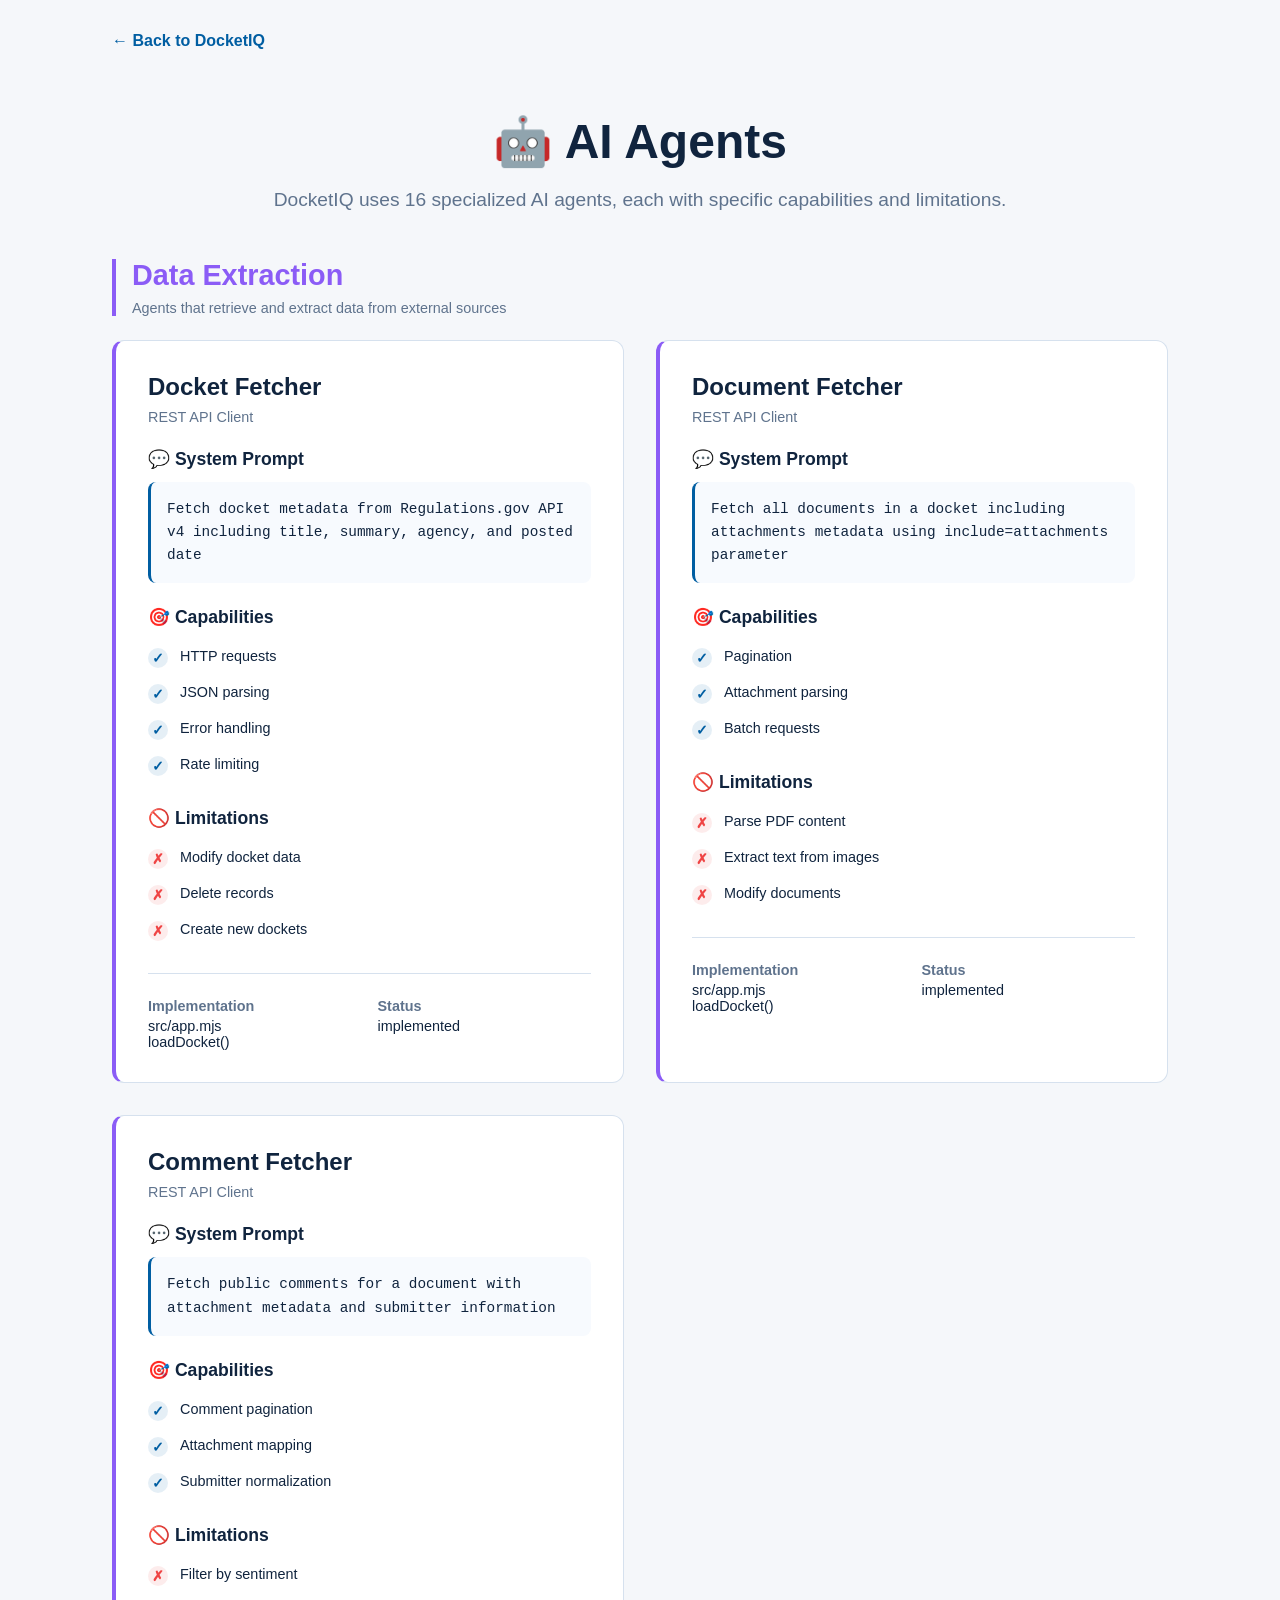
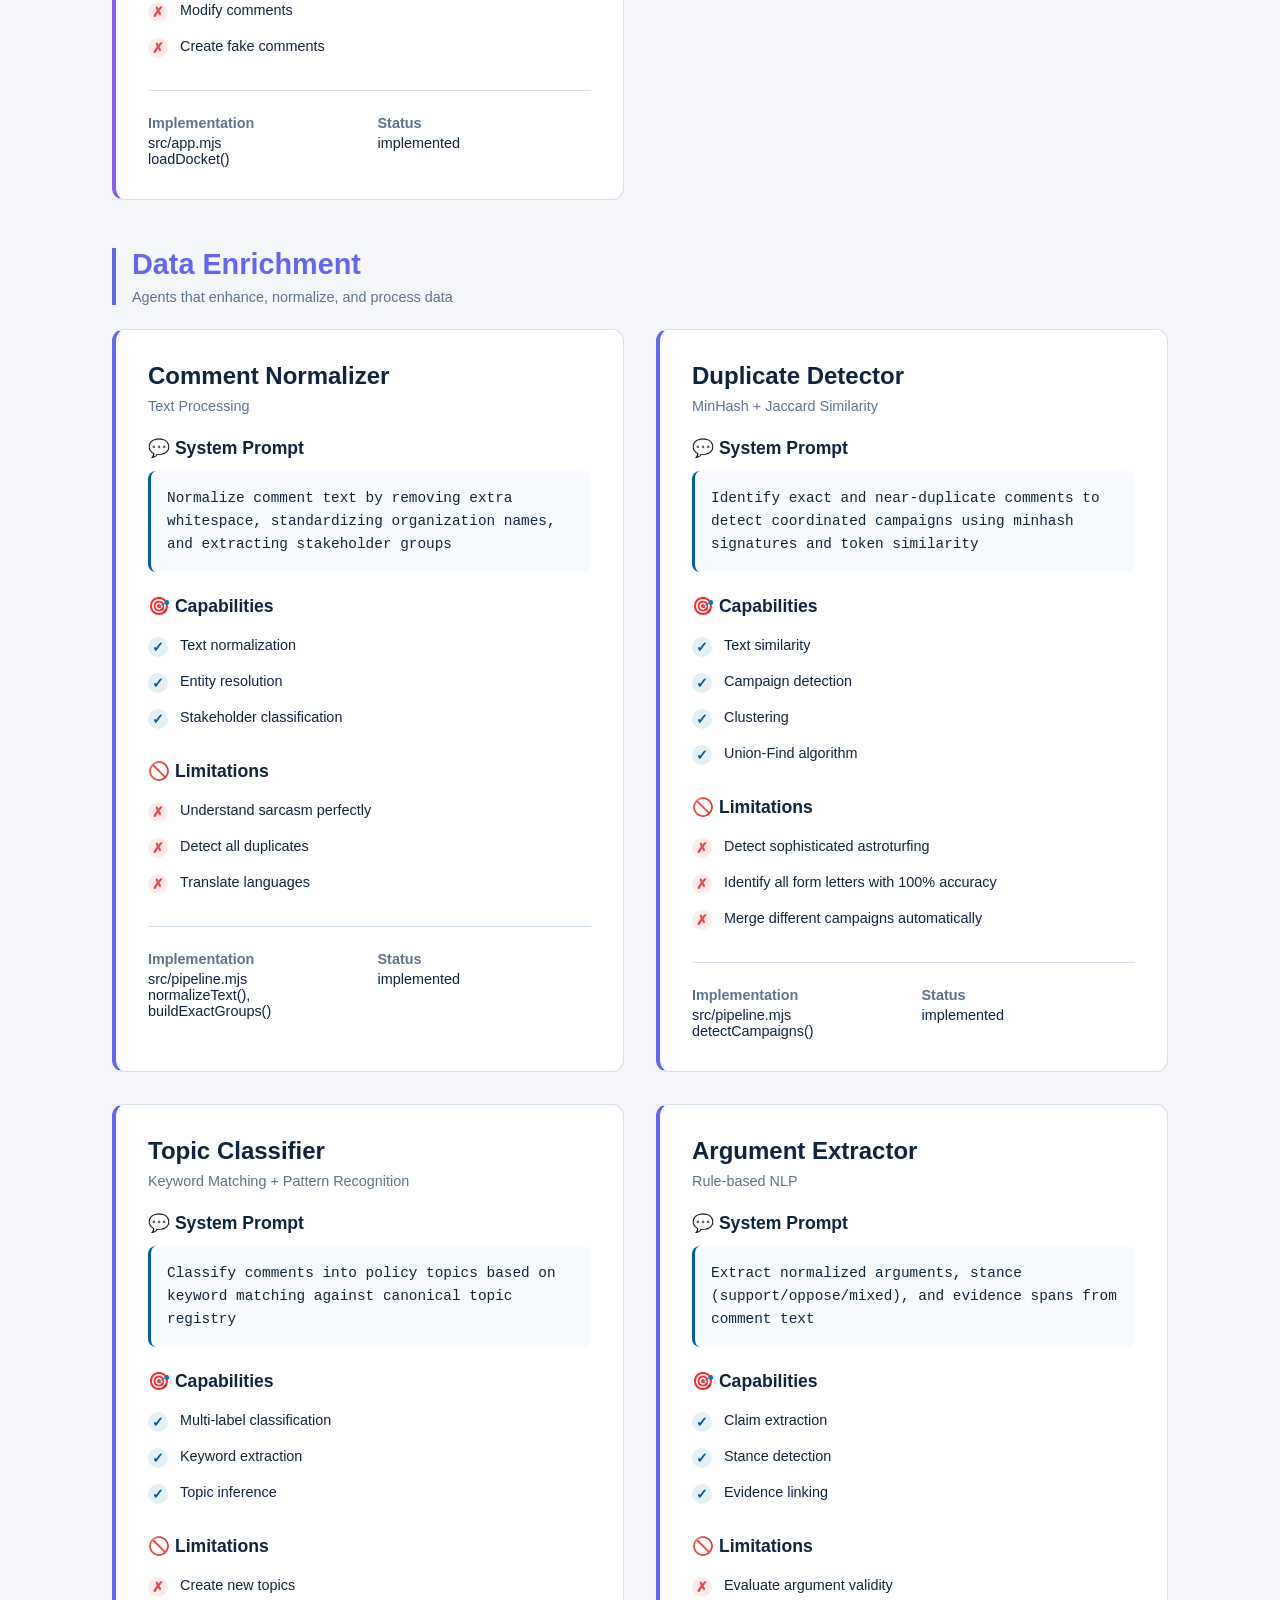
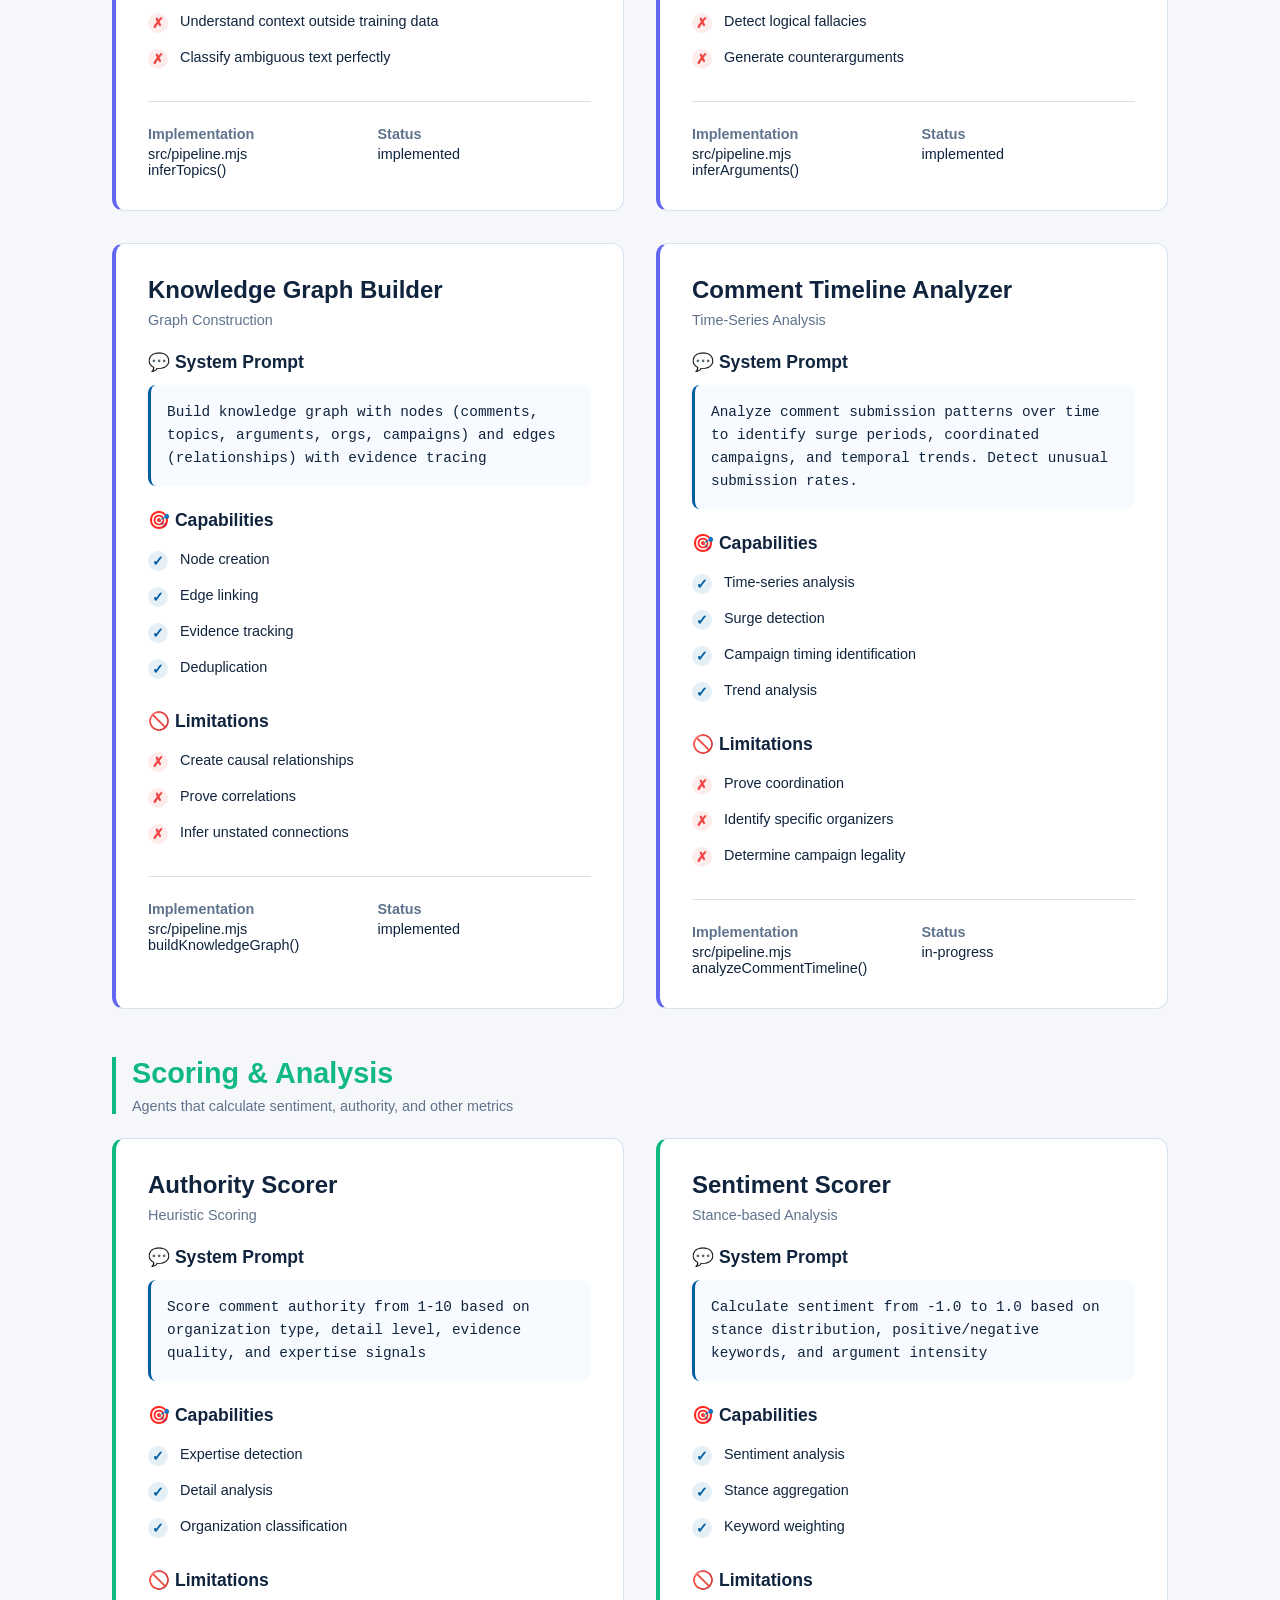
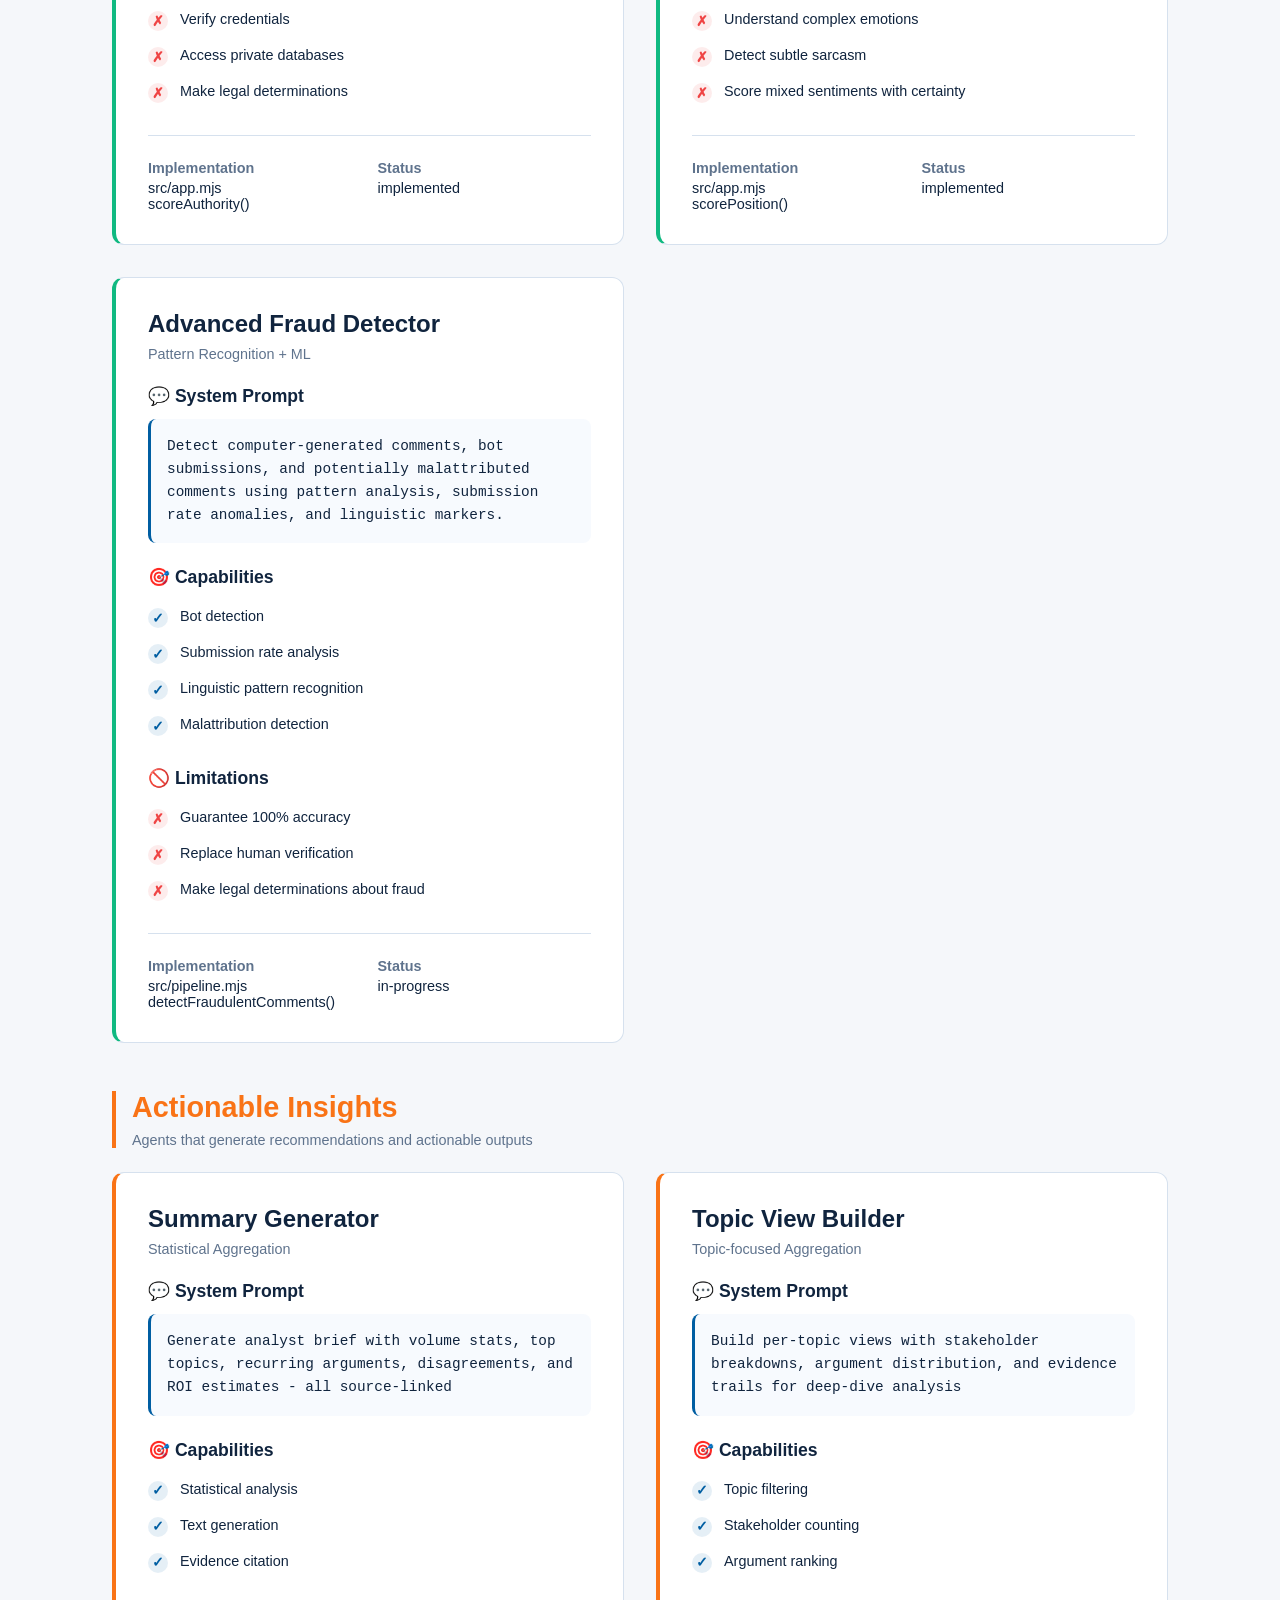
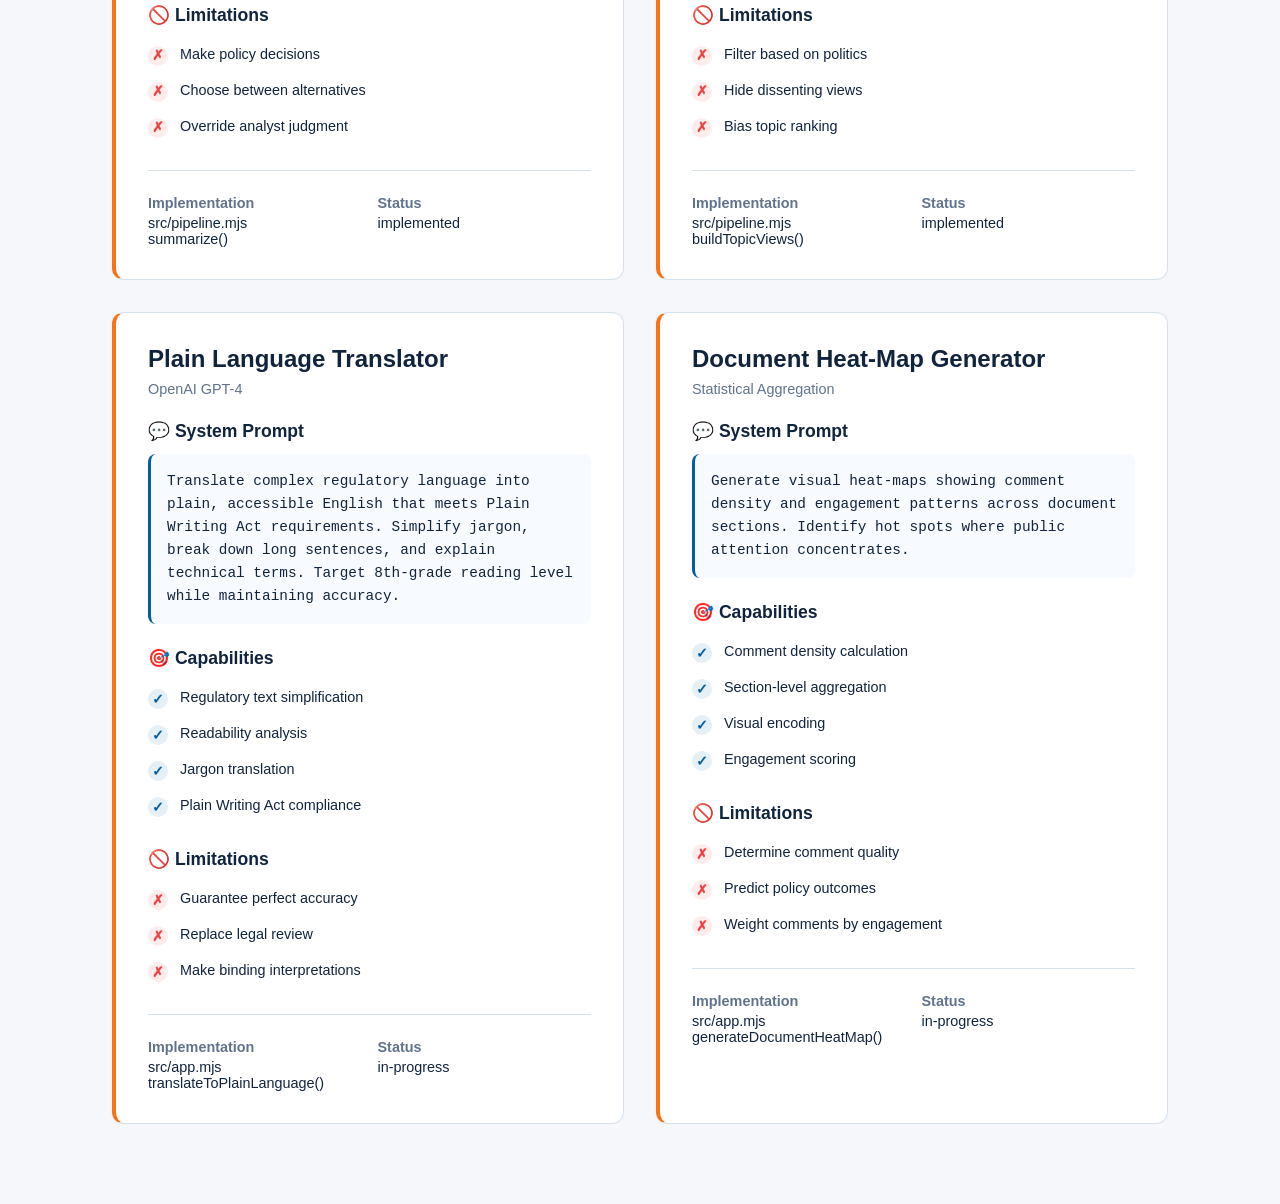
<file: agents.html>
<!DOCTYPE html>
<html lang="en">
<head>
  <meta charset="UTF-8">
  <meta name="viewport" content="width=device-width, initial-scale=1.0">
  <title>AI Agents - DocketIQ</title>
  <link rel="stylesheet" href="./src/styles.css">
  <style>
    .agents-page {
      max-width: 1400px;
      margin: 0 auto;
      padding: 2rem;
    }
    .page-header {
      text-align: center;
      margin-bottom: 3rem;
    }
    .page-header h1 {
      font-size: 3rem;
      margin-bottom: 1rem;
    }
    .page-header p {
      font-size: 1.2rem;
      color: var(--ink-soft);
    }
    .back-link {
      display: inline-block;
      margin-bottom: 2rem;
      color: var(--signal);
      text-decoration: none;
      font-weight: 600;
    }
    .back-link:hover {
      text-decoration: underline;
    }
    .agent-type-section {
      margin-bottom: 3rem;
    }
    .agent-type-header {
      border-left: 4px solid;
      padding-left: 1rem;
      margin-bottom: 1.5rem;
    }
    .agent-type-header h2 {
      margin: 0 0 0.5rem 0;
      font-size: 1.8rem;
    }
    .agent-cards-grid {
      display: grid;
      grid-template-columns: repeat(auto-fill, minmax(500px, 1fr));
      gap: 2rem;
      margin-bottom: 2rem;
    }
    .agent-card-full {
      background: var(--panel);
      border: 1px solid var(--line);
      border-left: 4px solid;
      border-radius: 0.75rem;
      padding: 2rem;
    }
    .agent-card-full h3 {
      margin: 0 0 0.5rem 0;
      font-size: 1.5rem;
    }
    .agent-card-full .agent-model {
      color: var(--ink-soft);
      font-size: 0.9rem;
      margin-bottom: 1.5rem;
    }
    .agent-section {
      margin: 1.5rem 0;
    }
    .agent-section h4 {
      margin: 0 0 0.75rem 0;
      font-size: 1.1rem;
      display: flex;
      align-items: center;
      gap: 0.5rem;
    }
    .agent-prompt {
      background: var(--panel-alt);
      padding: 1rem;
      border-radius: 0.5rem;
      font-family: var(--font-mono);
      font-size: 0.9rem;
      line-height: 1.6;
      border-left: 3px solid var(--signal);
    }
    .capability-list {
      list-style: none;
      padding: 0;
      margin: 0;
    }
    .capability-list li {
      padding: 0.5rem 0;
      display: flex;
      align-items: flex-start;
      gap: 0.75rem;
    }
    .capability-icon {
      flex-shrink: 0;
      width: 20px;
      height: 20px;
      display: inline-flex;
      align-items: center;
      justify-content: center;
      border-radius: 50%;
      font-weight: bold;
      font-size: 0.9rem;
    }
    .capability-can .capability-icon {
      background: var(--signal-soft);
      color: var(--signal);
    }
    .capability-cannot .capability-icon {
      background: rgba(239, 68, 68, 0.1);
      color: #ef4444;
    }
    .agent-meta {
      display: grid;
      grid-template-columns: repeat(auto-fit, minmax(200px, 1fr));
      gap: 1rem;
      margin-top: 1.5rem;
      padding-top: 1.5rem;
      border-top: 1px solid var(--line);
    }
    .agent-meta-item {
      font-size: 0.9rem;
    }
    .agent-meta-item strong {
      display: block;
      margin-bottom: 0.25rem;
      color: var(--ink-soft);
    }
  </style>
</head>
<body>
  <div class="app-shell">
    <div class="ambient ambient-a"></div>
    <div class="ambient ambient-b"></div>
    <main class="app-root agents-page">
      <a href="/" class="back-link">← Back to DocketIQ</a>

      <div class="page-header">
        <h1>🤖 AI Agents</h1>
        <p>DocketIQ uses <span id="agent-count">16</span> specialized AI agents, each with specific capabilities and limitations.</p>
      </div>

      <div id="agents-container">
        <p style="text-align: center; color: var(--ink-soft);">Loading agents...</p>
      </div>
    </main>
  </div>

  <script type="module">
    import { AGENT_REGISTRY, AGENT_TYPES, getAgentById } from './src/agents.mjs';

    function escapeHtml(text) {
      const div = document.createElement('div');
      div.textContent = text;
      return div.innerHTML;
    }

    function getAgentLimitations(agentId) {
      const limitations = {
        "docket-fetcher": ["Modify docket data", "Delete records", "Create new dockets"],
        "document-fetcher": ["Parse PDF content", "Extract text from images", "Modify documents"],
        "comment-fetcher": ["Filter by sentiment", "Modify comments", "Create fake comments"],
        "attachment-processor": ["Scan file contents", "Extract text from PDFs", "Virus scan files"],
        "comment-normalizer": ["Understand sarcasm perfectly", "Detect all duplicates", "Translate languages"],
        "duplicate-detector": ["Detect sophisticated astroturfing", "Identify all form letters with 100% accuracy", "Merge different campaigns automatically"],
        "topic-classifier": ["Create new topics", "Understand context outside training data", "Classify ambiguous text perfectly"],
        "argument-extractor": ["Evaluate argument validity", "Detect logical fallacies", "Generate counterarguments"],
        "entity-recognizer": ["Identify all entities with 100% accuracy", "Verify organization legitimacy", "Access private databases"],
        "sentiment-scorer": ["Understand complex emotions", "Detect subtle sarcasm", "Score mixed sentiments with certainty"],
        "authority-scorer": ["Verify credentials", "Access private databases", "Make legal determinations"],
        "graph-builder": ["Create causal relationships", "Prove correlations", "Infer unstated connections"],
        "summary-generator": ["Make policy decisions", "Choose between alternatives", "Override analyst judgment"],
        "topic-view-builder": ["Filter based on politics", "Hide dissenting views", "Bias topic ranking"],
        "recommendation-engine": ["Make final decisions", "Override human judgment", "Guarantee outcomes"],
        "plain-language-translator": ["Guarantee perfect accuracy", "Replace legal review", "Make binding interpretations"],
        "heatmap-generator": ["Determine comment quality", "Predict policy outcomes", "Weight comments by engagement"],
        "timeline-analyzer": ["Prove coordination", "Identify specific organizers", "Determine campaign legality"],
        "fraud-detector": ["Guarantee 100% accuracy", "Replace human verification", "Make legal determinations about fraud"],
      };
      return limitations[agentId] || ["Make autonomous decisions", "Access restricted data", "Override human oversight"];
    }

    function renderAgents() {
      const agentsByType = {};
      AGENT_REGISTRY.forEach(agent => {
        if (!agentsByType[agent.type]) {
          agentsByType[agent.type] = [];
        }
        agentsByType[agent.type].push(agent);
      });

      document.getElementById('agent-count').textContent = AGENT_REGISTRY.length;

      const html = Object.keys(AGENT_TYPES).map(typeKey => {
        const type = AGENT_TYPES[typeKey];
        const agents = agentsByType[typeKey] || [];
        if (agents.length === 0) return '';

        return `
          <div class="agent-type-section">
            <div class="agent-type-header" style="border-left-color: ${type.color}">
              <h2 style="color: ${type.color}">${type.label}</h2>
              <p>${type.description}</p>
            </div>
            <div class="agent-cards-grid">
              ${agents.map(agent => `
                <div class="agent-card-full" style="border-left-color: ${type.color}">
                  <h3>${escapeHtml(agent.name)}</h3>
                  <div class="agent-model">${escapeHtml(agent.model)}</div>

                  <div class="agent-section">
                    <h4>💬 System Prompt</h4>
                    <div class="agent-prompt">${escapeHtml(agent.prompt)}</div>
                  </div>

                  <div class="agent-section">
                    <h4>🎯 Capabilities</h4>
                    <ul class="capability-list capability-can">
                      ${agent.skills.map(skill => `
                        <li>
                          <span class="capability-icon">✓</span>
                          <span>${escapeHtml(skill)}</span>
                        </li>
                      `).join('')}
                    </ul>
                  </div>

                  <div class="agent-section">
                    <h4>🚫 Limitations</h4>
                    <ul class="capability-list capability-cannot">
                      ${getAgentLimitations(agent.id).map(limit => `
                        <li>
                          <span class="capability-icon">✗</span>
                          <span>${escapeHtml(limit)}</span>
                        </li>
                      `).join('')}
                    </ul>
                  </div>

                  ${agent.implementation ? `
                    <div class="agent-meta">
                      <div class="agent-meta-item">
                        <strong>Implementation</strong>
                        <div>${escapeHtml(agent.implementation.file)}</div>
                        <div>${escapeHtml(agent.implementation.function)}</div>
                      </div>
                      <div class="agent-meta-item">
                        <strong>Status</strong>
                        <div>${escapeHtml(agent.implementation.status)}</div>
                      </div>
                    </div>
                  ` : ''}
                </div>
              `).join('')}
            </div>
          </div>
        `;
      }).join('');

      document.getElementById('agents-container').innerHTML = html;
    }

    // Render on load
    renderAgents();
  </script>
</body>
</html>
</file>
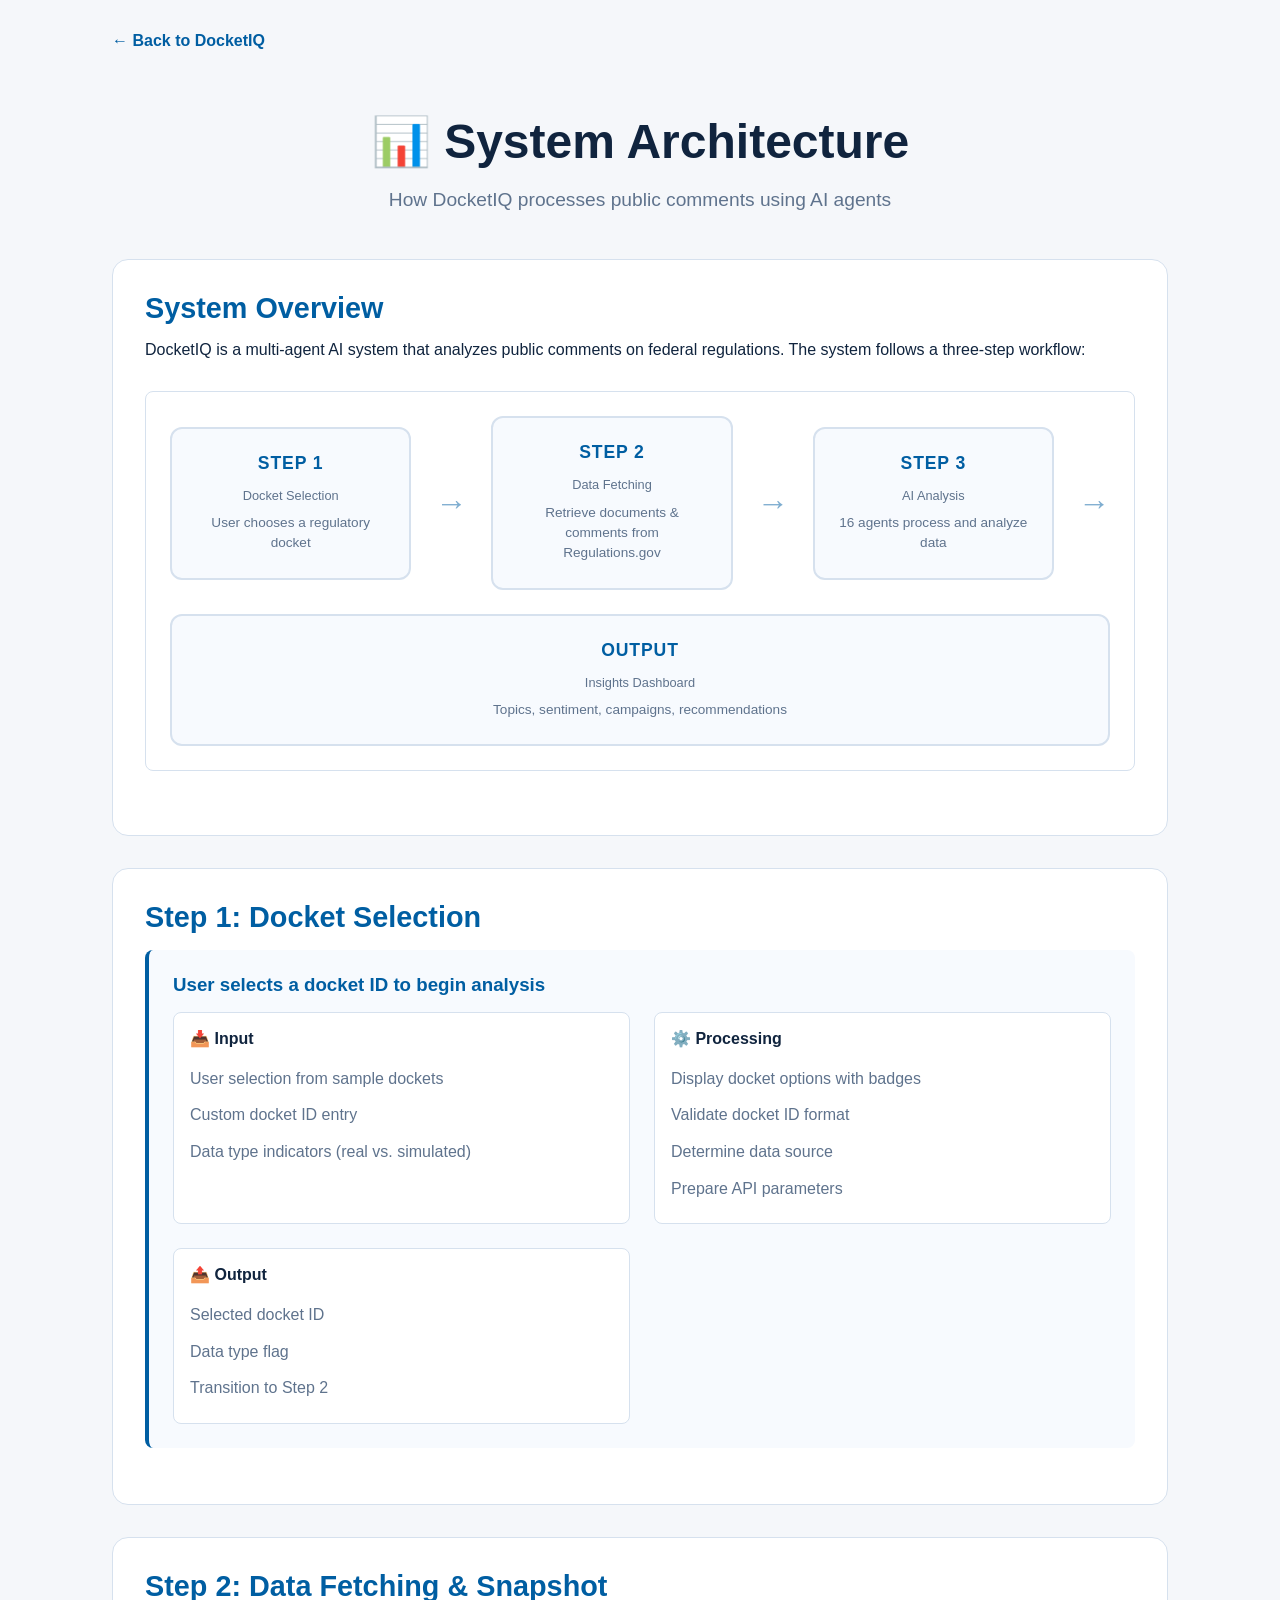
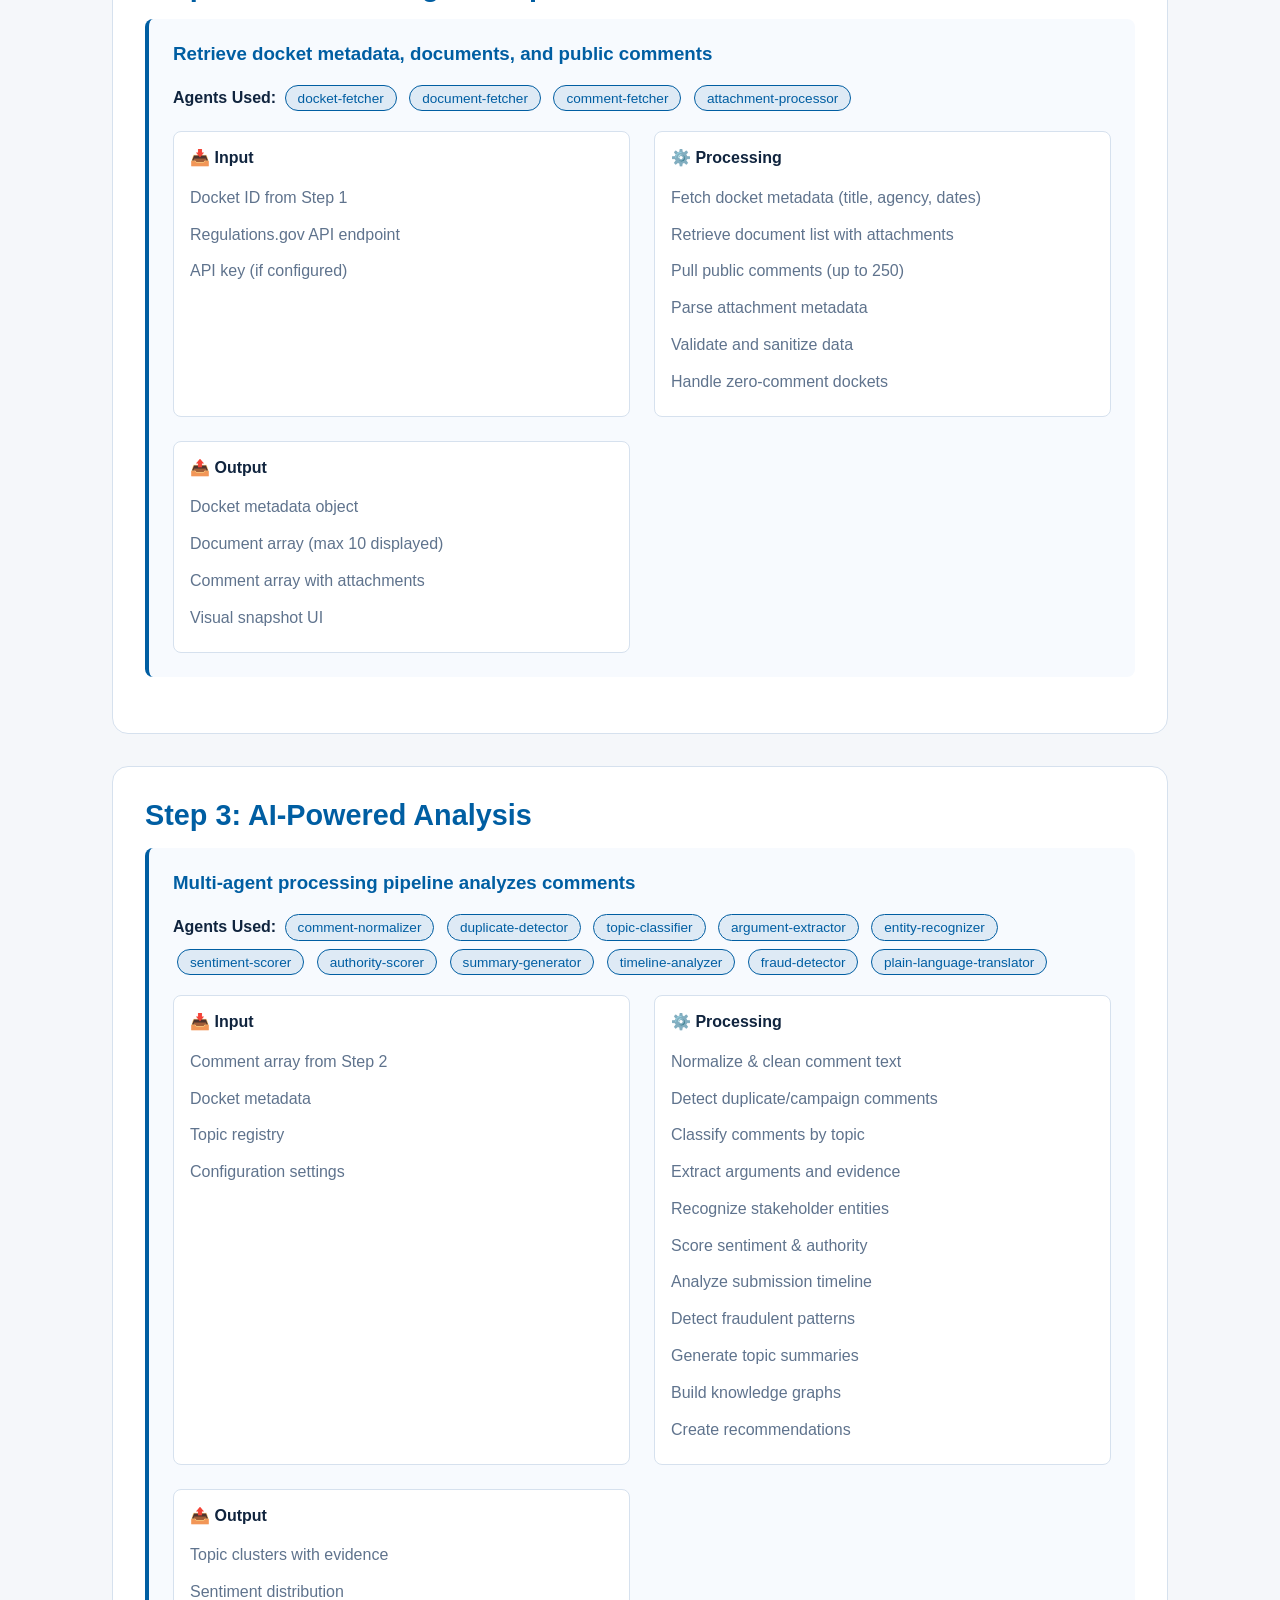
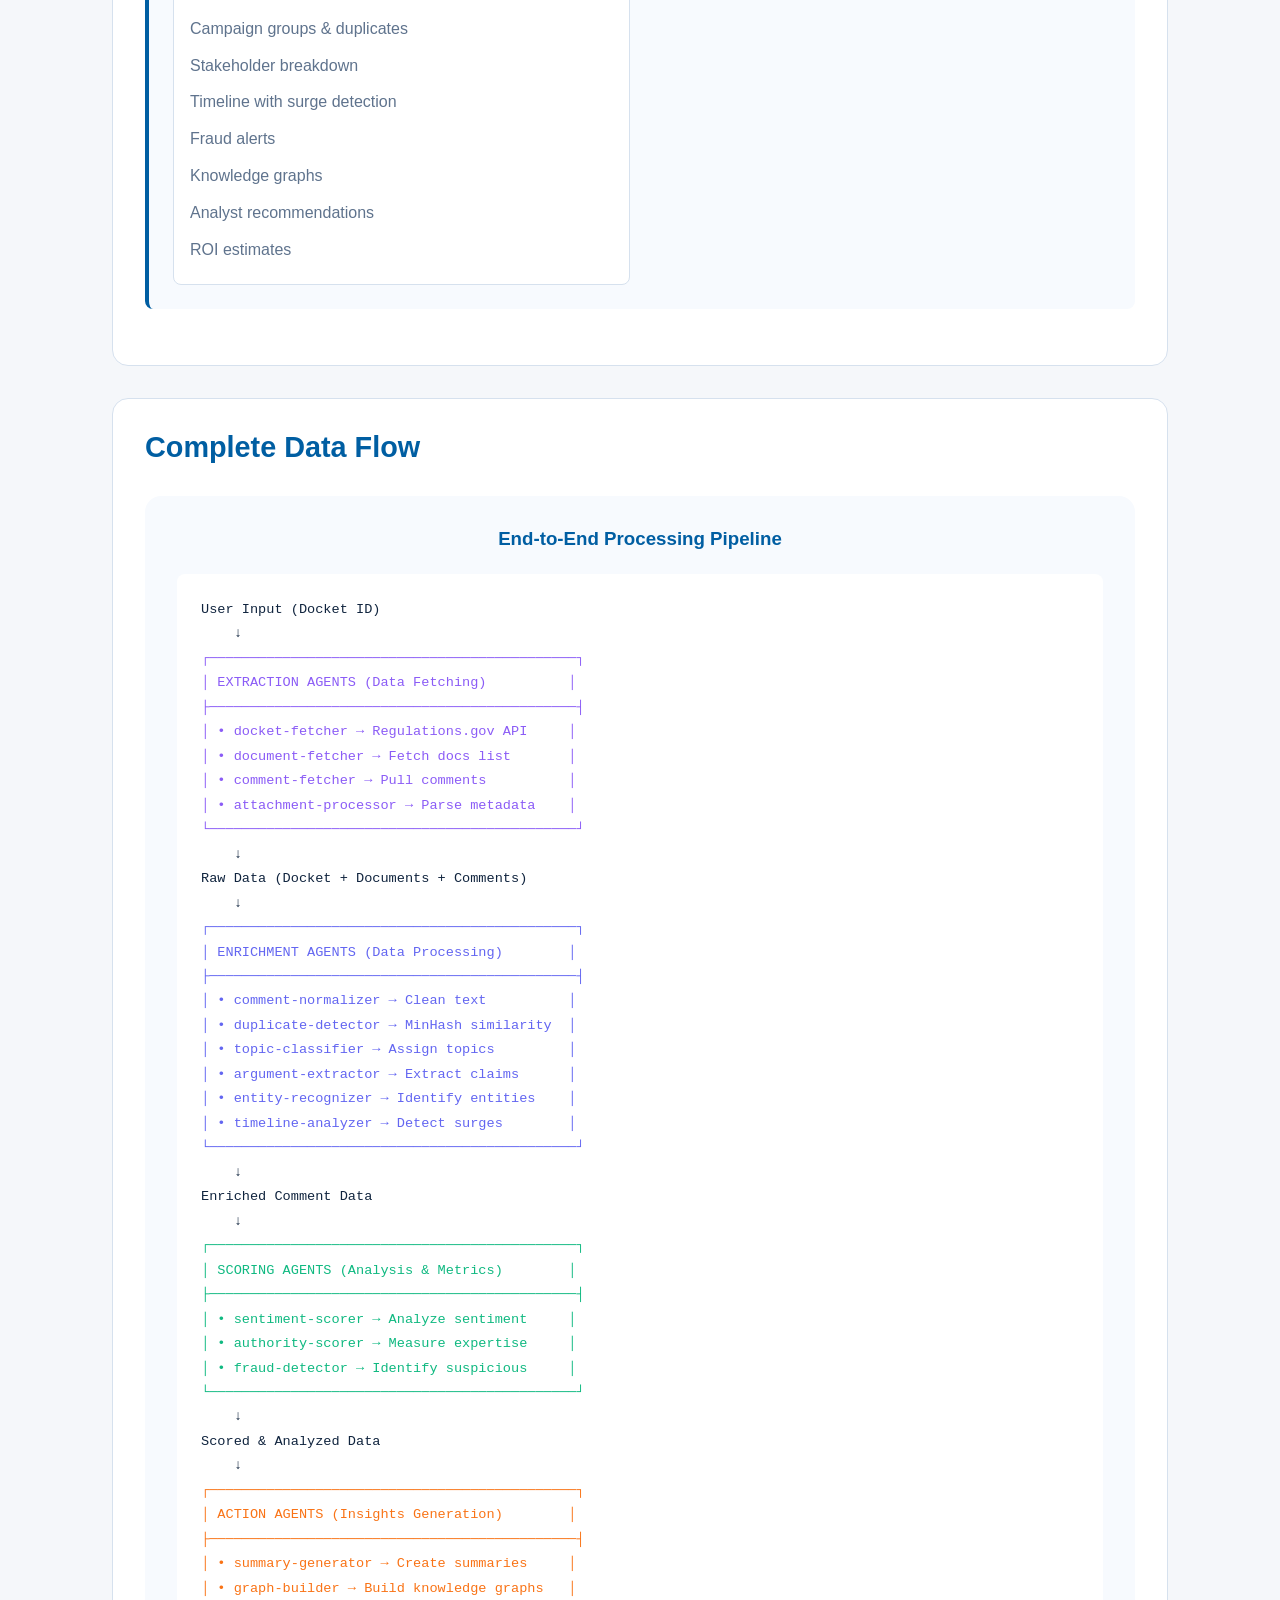
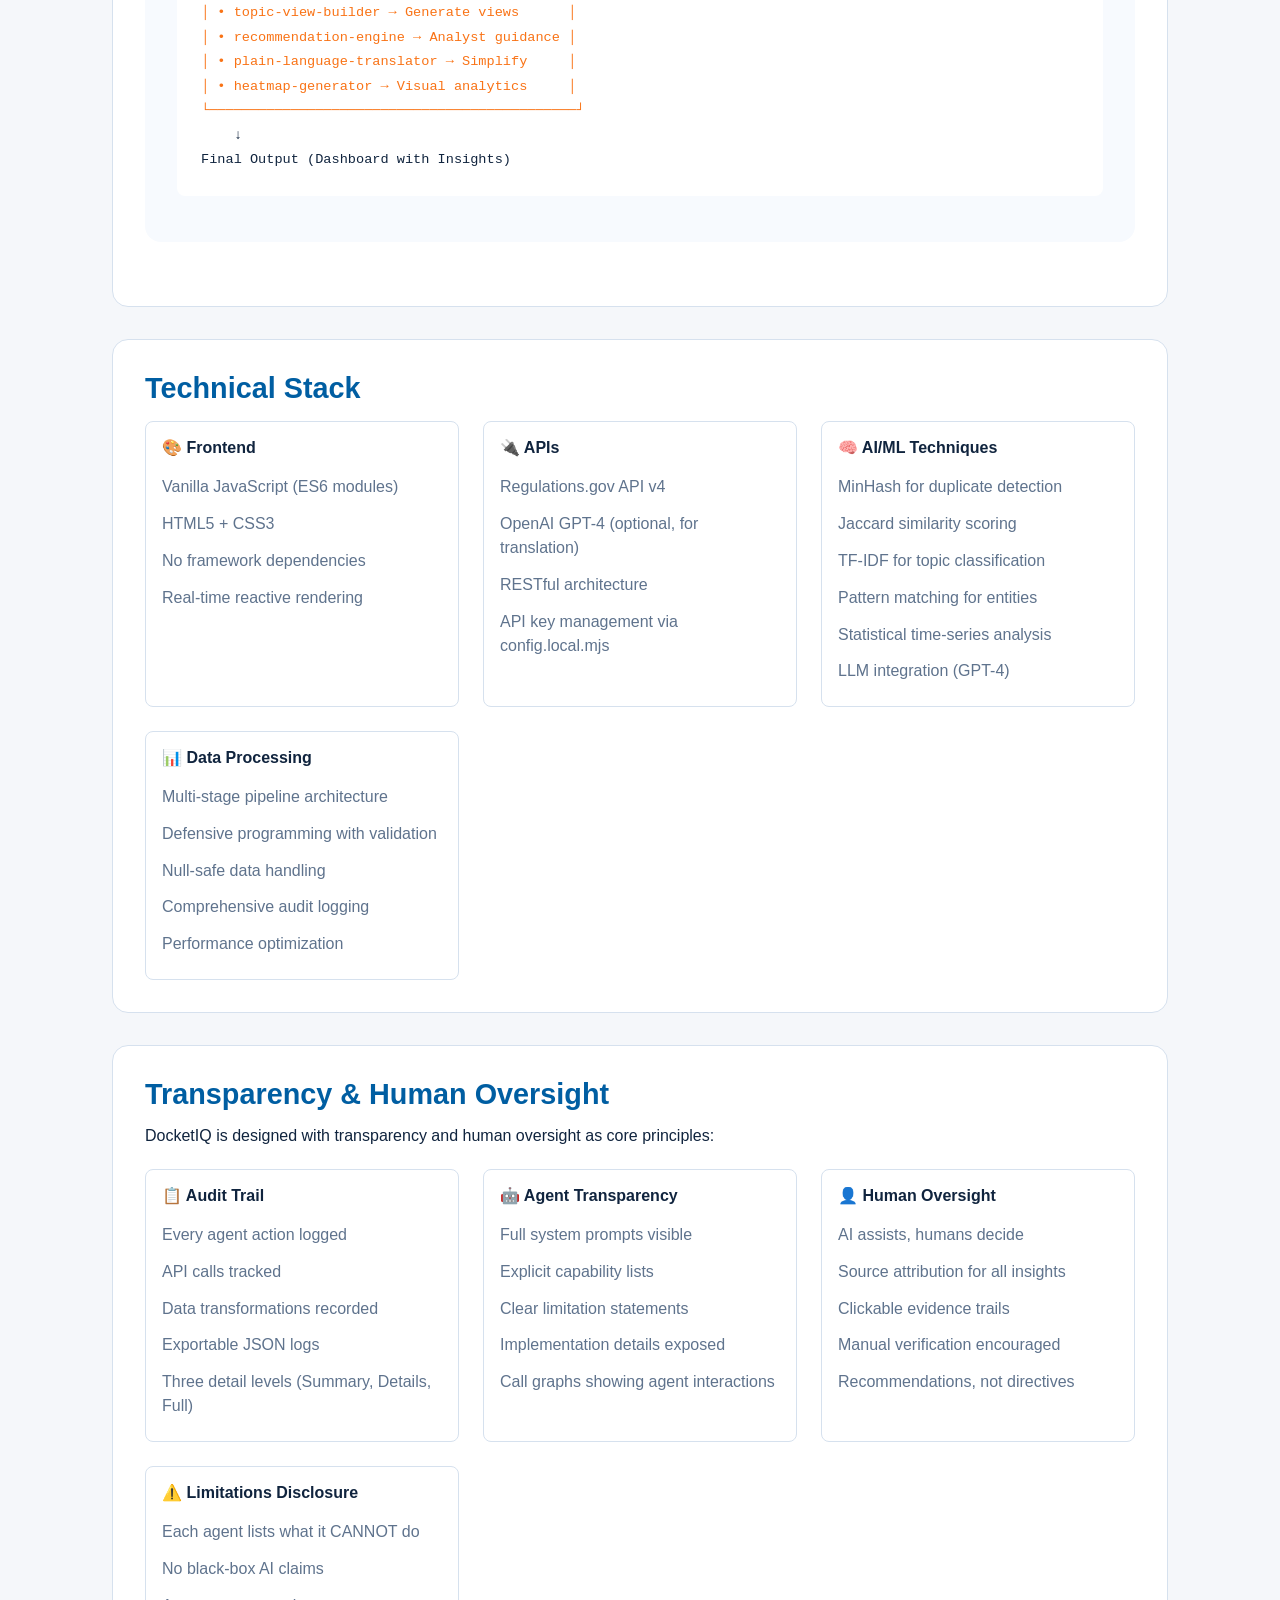
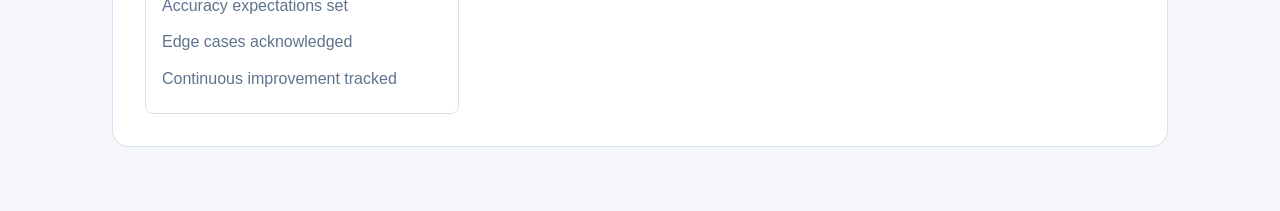
<file: architecture.html>
<!DOCTYPE html>
<html lang="en">
<head>
  <meta charset="UTF-8">
  <meta name="viewport" content="width=device-width, initial-scale=1.0">
  <title>System Architecture - DocketIQ</title>
  <link rel="stylesheet" href="./src/styles.css">
  <style>
    .architecture-page {
      max-width: 1400px;
      margin: 0 auto;
      padding: 2rem;
    }
    .page-header {
      text-align: center;
      margin-bottom: 3rem;
    }
    .page-header h1 {
      font-size: 3rem;
      margin-bottom: 1rem;
    }
    .page-header p {
      font-size: 1.2rem;
      color: var(--ink-soft);
    }
    .back-link {
      display: inline-block;
      margin-bottom: 2rem;
      color: var(--signal);
      text-decoration: none;
      font-weight: 600;
    }
    .back-link:hover {
      text-decoration: underline;
    }
    .architecture-section {
      background: var(--panel);
      border: 1px solid var(--line);
      border-radius: 1rem;
      padding: 2rem;
      margin-bottom: 2rem;
    }
    .architecture-section h2 {
      margin: 0 0 1rem 0;
      color: var(--signal);
      font-size: 1.8rem;
    }
    .flow-diagram {
      display: flex;
      align-items: center;
      justify-content: center;
      gap: 1.5rem;
      margin: 2rem 0;
      flex-wrap: wrap;
    }
    .flow-box {
      background: var(--panel-alt);
      border: 2px solid var(--line);
      border-radius: 0.75rem;
      padding: 1.5rem;
      min-width: 200px;
      text-align: center;
    }
    .flow-box strong {
      display: block;
      margin-bottom: 0.75rem;
      color: var(--signal);
      font-size: 1.1rem;
    }
    .flow-arrow {
      font-size: 2rem;
      color: var(--signal);
      font-weight: bold;
    }
    .step-card {
      background: var(--panel-alt);
      border-left: 4px solid var(--signal);
      padding: 1.5rem;
      margin-bottom: 1.5rem;
      border-radius: 0.5rem;
    }
    .step-card h3 {
      margin: 0 0 1rem 0;
      color: var(--signal);
    }
    .step-details {
      display: grid;
      grid-template-columns: repeat(auto-fit, minmax(300px, 1fr));
      gap: 1.5rem;
      margin-top: 1rem;
    }
    .step-detail-box {
      background: var(--panel);
      padding: 1rem;
      border-radius: 0.5rem;
      border: 1px solid var(--line);
    }
    .step-detail-box h4 {
      margin: 0 0 0.75rem 0;
      font-size: 1rem;
      display: flex;
      align-items: center;
      gap: 0.5rem;
    }
    .step-detail-box ul {
      list-style: none;
      padding: 0;
      margin: 0;
    }
    .step-detail-box li {
      padding: 0.4rem 0;
      color: var(--ink-soft);
      line-height: 1.5;
    }
    .agent-badge {
      display: inline-block;
      padding: 0.3rem 0.75rem;
      background: var(--signal-soft);
      color: var(--signal);
      border-radius: 1rem;
      font-size: 0.85rem;
      margin: 0.25rem;
      border: 1px solid var(--signal);
    }
    .data-flow-full {
      background: var(--panel-alt);
      padding: 2rem;
      border-radius: 1rem;
      margin: 2rem 0;
    }
    .data-flow-full h3 {
      margin: 0 0 1.5rem 0;
      text-align: center;
      color: var(--signal);
    }
  </style>
</head>
<body>
  <div class="app-shell">
    <div class="ambient ambient-a"></div>
    <div class="ambient ambient-b"></div>
    <main class="app-root architecture-page">
      <a href="/" class="back-link">← Back to DocketIQ</a>

      <div class="page-header">
        <h1>📊 System Architecture</h1>
        <p>How DocketIQ processes public comments using AI agents</p>
      </div>

      <!-- High-Level Overview -->
      <div class="architecture-section">
        <h2>System Overview</h2>
        <p>DocketIQ is a multi-agent AI system that analyzes public comments on federal regulations. The system follows a three-step workflow:</p>

        <div class="flow-diagram">
          <div class="flow-box">
            <strong>Step 1</strong>
            <div>Docket Selection</div>
            <div style="font-size: 0.85rem; color: var(--ink-soft); margin-top: 0.5rem;">User chooses a regulatory docket</div>
          </div>
          <div class="flow-arrow">→</div>
          <div class="flow-box">
            <strong>Step 2</strong>
            <div>Data Fetching</div>
            <div style="font-size: 0.85rem; color: var(--ink-soft); margin-top: 0.5rem;">Retrieve documents & comments from Regulations.gov</div>
          </div>
          <div class="flow-arrow">→</div>
          <div class="flow-box">
            <strong>Step 3</strong>
            <div>AI Analysis</div>
            <div style="font-size: 0.85rem; color: var(--ink-soft); margin-top: 0.5rem;">16 agents process and analyze data</div>
          </div>
          <div class="flow-arrow">→</div>
          <div class="flow-box">
            <strong>Output</strong>
            <div>Insights Dashboard</div>
            <div style="font-size: 0.85rem; color: var(--ink-soft); margin-top: 0.5rem;">Topics, sentiment, campaigns, recommendations</div>
          </div>
        </div>
      </div>

      <!-- Step 1: Docket Selection -->
      <div class="architecture-section">
        <h2>Step 1: Docket Selection</h2>
        <div class="step-card">
          <h3>User selects a docket ID to begin analysis</h3>
          <div class="step-details">
            <div class="step-detail-box">
              <h4>📥 Input</h4>
              <ul>
                <li>User selection from sample dockets</li>
                <li>Custom docket ID entry</li>
                <li>Data type indicators (real vs. simulated)</li>
              </ul>
            </div>
            <div class="step-detail-box">
              <h4>⚙️ Processing</h4>
              <ul>
                <li>Display docket options with badges</li>
                <li>Validate docket ID format</li>
                <li>Determine data source</li>
                <li>Prepare API parameters</li>
              </ul>
            </div>
            <div class="step-detail-box">
              <h4>📤 Output</h4>
              <ul>
                <li>Selected docket ID</li>
                <li>Data type flag</li>
                <li>Transition to Step 2</li>
              </ul>
            </div>
          </div>
        </div>
      </div>

      <!-- Step 2: Data Fetching -->
      <div class="architecture-section">
        <h2>Step 2: Data Fetching & Snapshot</h2>
        <div class="step-card">
          <h3>Retrieve docket metadata, documents, and public comments</h3>

          <div style="margin: 1rem 0;">
            <strong>Agents Used:</strong>
            <span class="agent-badge">docket-fetcher</span>
            <span class="agent-badge">document-fetcher</span>
            <span class="agent-badge">comment-fetcher</span>
            <span class="agent-badge">attachment-processor</span>
          </div>

          <div class="step-details">
            <div class="step-detail-box">
              <h4>📥 Input</h4>
              <ul>
                <li>Docket ID from Step 1</li>
                <li>Regulations.gov API endpoint</li>
                <li>API key (if configured)</li>
              </ul>
            </div>
            <div class="step-detail-box">
              <h4>⚙️ Processing</h4>
              <ul>
                <li>Fetch docket metadata (title, agency, dates)</li>
                <li>Retrieve document list with attachments</li>
                <li>Pull public comments (up to 250)</li>
                <li>Parse attachment metadata</li>
                <li>Validate and sanitize data</li>
                <li>Handle zero-comment dockets</li>
              </ul>
            </div>
            <div class="step-detail-box">
              <h4>📤 Output</h4>
              <ul>
                <li>Docket metadata object</li>
                <li>Document array (max 10 displayed)</li>
                <li>Comment array with attachments</li>
                <li>Visual snapshot UI</li>
              </ul>
            </div>
          </div>
        </div>
      </div>

      <!-- Step 3: AI Analysis -->
      <div class="architecture-section">
        <h2>Step 3: AI-Powered Analysis</h2>
        <div class="step-card">
          <h3>Multi-agent processing pipeline analyzes comments</h3>

          <div style="margin: 1rem 0;">
            <strong>Agents Used:</strong>
            <span class="agent-badge">comment-normalizer</span>
            <span class="agent-badge">duplicate-detector</span>
            <span class="agent-badge">topic-classifier</span>
            <span class="agent-badge">argument-extractor</span>
            <span class="agent-badge">entity-recognizer</span>
            <span class="agent-badge">sentiment-scorer</span>
            <span class="agent-badge">authority-scorer</span>
            <span class="agent-badge">summary-generator</span>
            <span class="agent-badge">timeline-analyzer</span>
            <span class="agent-badge">fraud-detector</span>
            <span class="agent-badge">plain-language-translator</span>
          </div>

          <div class="step-details">
            <div class="step-detail-box">
              <h4>📥 Input</h4>
              <ul>
                <li>Comment array from Step 2</li>
                <li>Docket metadata</li>
                <li>Topic registry</li>
                <li>Configuration settings</li>
              </ul>
            </div>
            <div class="step-detail-box">
              <h4>⚙️ Processing</h4>
              <ul>
                <li>Normalize & clean comment text</li>
                <li>Detect duplicate/campaign comments</li>
                <li>Classify comments by topic</li>
                <li>Extract arguments and evidence</li>
                <li>Recognize stakeholder entities</li>
                <li>Score sentiment & authority</li>
                <li>Analyze submission timeline</li>
                <li>Detect fraudulent patterns</li>
                <li>Generate topic summaries</li>
                <li>Build knowledge graphs</li>
                <li>Create recommendations</li>
              </ul>
            </div>
            <div class="step-detail-box">
              <h4>📤 Output</h4>
              <ul>
                <li>Topic clusters with evidence</li>
                <li>Sentiment distribution</li>
                <li>Campaign groups & duplicates</li>
                <li>Stakeholder breakdown</li>
                <li>Timeline with surge detection</li>
                <li>Fraud alerts</li>
                <li>Knowledge graphs</li>
                <li>Analyst recommendations</li>
                <li>ROI estimates</li>
              </ul>
            </div>
          </div>
        </div>
      </div>

      <!-- Data Flow Diagram -->
      <div class="architecture-section">
        <h2>Complete Data Flow</h2>
        <div class="data-flow-full">
          <h3>End-to-End Processing Pipeline</h3>
          <pre style="background: var(--panel); padding: 1.5rem; border-radius: 0.5rem; overflow-x: auto; font-size: 0.85rem; line-height: 1.8;">
User Input (Docket ID)
    ↓
<span style="color: #8b5cf6;">┌─────────────────────────────────────────────┐</span>
<span style="color: #8b5cf6;">│ EXTRACTION AGENTS (Data Fetching)          │</span>
<span style="color: #8b5cf6;">├─────────────────────────────────────────────┤</span>
<span style="color: #8b5cf6;">│ • docket-fetcher → Regulations.gov API     │</span>
<span style="color: #8b5cf6;">│ • document-fetcher → Fetch docs list       │</span>
<span style="color: #8b5cf6;">│ • comment-fetcher → Pull comments          │</span>
<span style="color: #8b5cf6;">│ • attachment-processor → Parse metadata    │</span>
<span style="color: #8b5cf6;">└─────────────────────────────────────────────┘</span>
    ↓
Raw Data (Docket + Documents + Comments)
    ↓
<span style="color: #6366f1;">┌─────────────────────────────────────────────┐</span>
<span style="color: #6366f1;">│ ENRICHMENT AGENTS (Data Processing)        │</span>
<span style="color: #6366f1;">├─────────────────────────────────────────────┤</span>
<span style="color: #6366f1;">│ • comment-normalizer → Clean text          │</span>
<span style="color: #6366f1;">│ • duplicate-detector → MinHash similarity  │</span>
<span style="color: #6366f1;">│ • topic-classifier → Assign topics         │</span>
<span style="color: #6366f1;">│ • argument-extractor → Extract claims      │</span>
<span style="color: #6366f1;">│ • entity-recognizer → Identify entities    │</span>
<span style="color: #6366f1;">│ • timeline-analyzer → Detect surges        │</span>
<span style="color: #6366f1;">└─────────────────────────────────────────────┘</span>
    ↓
Enriched Comment Data
    ↓
<span style="color: #10b981;">┌─────────────────────────────────────────────┐</span>
<span style="color: #10b981;">│ SCORING AGENTS (Analysis & Metrics)        │</span>
<span style="color: #10b981;">├─────────────────────────────────────────────┤</span>
<span style="color: #10b981;">│ • sentiment-scorer → Analyze sentiment     │</span>
<span style="color: #10b981;">│ • authority-scorer → Measure expertise     │</span>
<span style="color: #10b981;">│ • fraud-detector → Identify suspicious     │</span>
<span style="color: #10b981;">└─────────────────────────────────────────────┘</span>
    ↓
Scored & Analyzed Data
    ↓
<span style="color: #f97316;">┌─────────────────────────────────────────────┐</span>
<span style="color: #f97316;">│ ACTION AGENTS (Insights Generation)        │</span>
<span style="color: #f97316;">├─────────────────────────────────────────────┤</span>
<span style="color: #f97316;">│ • summary-generator → Create summaries     │</span>
<span style="color: #f97316;">│ • graph-builder → Build knowledge graphs   │</span>
<span style="color: #f97316;">│ • topic-view-builder → Generate views      │</span>
<span style="color: #f97316;">│ • recommendation-engine → Analyst guidance │</span>
<span style="color: #f97316;">│ • plain-language-translator → Simplify     │</span>
<span style="color: #f97316;">│ • heatmap-generator → Visual analytics     │</span>
<span style="color: #f97316;">└─────────────────────────────────────────────┘</span>
    ↓
Final Output (Dashboard with Insights)</pre>
        </div>
      </div>

      <!-- Technical Stack -->
      <div class="architecture-section">
        <h2>Technical Stack</h2>
        <div class="step-details">
          <div class="step-detail-box">
            <h4>🎨 Frontend</h4>
            <ul>
              <li>Vanilla JavaScript (ES6 modules)</li>
              <li>HTML5 + CSS3</li>
              <li>No framework dependencies</li>
              <li>Real-time reactive rendering</li>
            </ul>
          </div>
          <div class="step-detail-box">
            <h4>🔌 APIs</h4>
            <ul>
              <li>Regulations.gov API v4</li>
              <li>OpenAI GPT-4 (optional, for translation)</li>
              <li>RESTful architecture</li>
              <li>API key management via config.local.mjs</li>
            </ul>
          </div>
          <div class="step-detail-box">
            <h4>🧠 AI/ML Techniques</h4>
            <ul>
              <li>MinHash for duplicate detection</li>
              <li>Jaccard similarity scoring</li>
              <li>TF-IDF for topic classification</li>
              <li>Pattern matching for entities</li>
              <li>Statistical time-series analysis</li>
              <li>LLM integration (GPT-4)</li>
            </ul>
          </div>
          <div class="step-detail-box">
            <h4>📊 Data Processing</h4>
            <ul>
              <li>Multi-stage pipeline architecture</li>
              <li>Defensive programming with validation</li>
              <li>Null-safe data handling</li>
              <li>Comprehensive audit logging</li>
              <li>Performance optimization</li>
            </ul>
          </div>
        </div>
      </div>

      <!-- Transparency & Audit -->
      <div class="architecture-section">
        <h2>Transparency & Human Oversight</h2>
        <p style="margin-bottom: 1.5rem;">DocketIQ is designed with transparency and human oversight as core principles:</p>

        <div class="step-details">
          <div class="step-detail-box">
            <h4>📋 Audit Trail</h4>
            <ul>
              <li>Every agent action logged</li>
              <li>API calls tracked</li>
              <li>Data transformations recorded</li>
              <li>Exportable JSON logs</li>
              <li>Three detail levels (Summary, Details, Full)</li>
            </ul>
          </div>
          <div class="step-detail-box">
            <h4>🤖 Agent Transparency</h4>
            <ul>
              <li>Full system prompts visible</li>
              <li>Explicit capability lists</li>
              <li>Clear limitation statements</li>
              <li>Implementation details exposed</li>
              <li>Call graphs showing agent interactions</li>
            </ul>
          </div>
          <div class="step-detail-box">
            <h4>👤 Human Oversight</h4>
            <ul>
              <li>AI assists, humans decide</li>
              <li>Source attribution for all insights</li>
              <li>Clickable evidence trails</li>
              <li>Manual verification encouraged</li>
              <li>Recommendations, not directives</li>
            </ul>
          </div>
          <div class="step-detail-box">
            <h4>⚠️ Limitations Disclosure</h4>
            <ul>
              <li>Each agent lists what it CANNOT do</li>
              <li>No black-box AI claims</li>
              <li>Accuracy expectations set</li>
              <li>Edge cases acknowledged</li>
              <li>Continuous improvement tracked</li>
            </ul>
          </div>
        </div>
      </div>

    </main>
  </div>
</body>
</html>
</file>
<file: src/styles.css>
:root {
  color-scheme: light;
  --bg: #f5f7fa;
  --panel: #ffffff;
  --panel-alt: #f7fafe;
  --panel-strong: #edf3fa;
  --line: #d6e1ee;
  --ink: #10243e;
  --ink-soft: #5f738d;
  --signal: #005ea2;
  --signal-soft: rgba(0, 94, 162, 0.1);
  --support: #007a69;
  --oppose: #c05621;
  --shadow: 0 10px 24px rgba(16, 36, 62, 0.08);
  --font-display: "Iowan Old Style", "Palatino Linotype", "Book Antiqua", Palatino, serif;
  --font-body: "Avenir Next", "Segoe UI", sans-serif;
  --font-mono: "SFMono-Regular", "Menlo", monospace;
}

* {
  box-sizing: border-box;
}

body {
  margin: 0;
  min-height: 100vh;
  background: var(--bg);
  color: var(--ink);
  font-family: var(--font-body);
}

button,
input {
  font: inherit;
}

button,
a,
input {
  transition:
    background-color 140ms ease,
    border-color 140ms ease,
    color 140ms ease,
    box-shadow 140ms ease,
    transform 100ms ease;
}

button:focus-visible,
a:focus-visible,
input:focus-visible {
  outline: 3px solid rgba(0, 94, 162, 0.22);
  outline-offset: 2px;
}

a {
  color: var(--signal);
}

.app-shell {
  position: relative;
  overflow: hidden;
}

.ambient {
  display: none;
}

.app-root {
  width: min(1120px, calc(100vw - 2rem));
  margin: 0 auto;
  padding: 2rem 0 3rem;
}

.hero {
  display: grid;
  grid-template-columns: minmax(0, 1fr) auto;
  gap: 1rem;
  align-items: end;
  margin-bottom: 1.2rem;
  padding: 1.5rem 1.6rem;
  border: 1px solid var(--line);
  border-radius: 1.2rem;
  background: linear-gradient(180deg, #ffffff 0%, #f6f9fd 100%);
  box-shadow: var(--shadow);
}

.eyebrow {
  display: inline-block;
  margin-bottom: 0.5rem;
  color: var(--signal);
  font-size: 0.75rem;
  letter-spacing: 0.12em;
  text-transform: uppercase;
}

.hero h1,
.wizard-panel h2,
.content-card h3 {
  margin: 0;
  font-family: var(--font-display);
}

.hero h1 {
  font-size: clamp(3rem, 9vw, 4.5rem);
  line-height: 0.95;
}

.hero-copy {
  margin: 0.6rem 0 0;
  color: var(--ink-soft);
  font-size: 1.08rem;
}

.hero-aside {
  display: grid;
  gap: 0.75rem;
  justify-items: end;
}

.hero-meta {
  display: inline-flex;
  align-items: center;
  padding: 0.75rem 0.95rem;
  border-radius: 999px;
  background: #eaf2fb;
  border: 1px solid var(--line);
  color: var(--ink-soft);
}

.api-key-panel {
  min-width: 21rem;
  padding: 0.9rem 0.95rem;
  border: 1px solid var(--line);
  border-radius: 1rem;
  background: #f7fbff;
  box-shadow: var(--shadow);
}

.api-key-panel-working {
  border-color: rgba(0, 122, 105, 0.28);
  background: #e9f7f2;
}

.api-key-panel-checking {
  border-color: rgba(0, 94, 162, 0.24);
  background: #eef6fd;
}

.api-key-panel-error {
  border-color: rgba(192, 86, 33, 0.24);
  background: #fff3ee;
}

.api-key-label {
  display: block;
  margin-bottom: 0.45rem;
  color: var(--ink);
  font-size: 0.85rem;
  font-weight: 700;
}

.api-key-row {
  display: flex;
}

.api-key-input {
  width: 100%;
  min-height: 2.9rem;
  padding: 0 0.9rem;
  border: 1px solid var(--line);
  border-radius: 0.8rem;
  background: #ffffff;
  color: var(--ink);
}

.api-key-input:hover {
  border-color: #7aa7d1;
}

.api-key-meta {
  display: flex;
  justify-content: space-between;
  gap: 0.75rem;
  margin-top: 0.55rem;
  color: var(--ink-soft);
  font-size: 0.78rem;
}

.api-key-panel-working .api-key-meta {
  color: #0b5c4d;
}

.api-key-panel-error .api-key-meta {
  color: #9a3f16;
}

.step-nav {
  display: flex;
  gap: 0.65rem;
  overflow-x: auto;
  margin-bottom: 1rem;
}

.step-pill {
  flex: 0 0 auto;
  min-width: 11rem;
  padding: 0.9rem 1rem;
  border: 1px solid var(--line);
  border-radius: 1rem;
  background: var(--panel);
  color: var(--ink-soft);
  text-align: left;
  cursor: pointer;
}

.step-pill:hover:not(:disabled) {
  border-color: #7aa7d1;
  background: #f1f7fd;
  color: var(--ink);
}

.step-pill:active:not(:disabled) {
  transform: translateY(1px);
}

.step-pill span {
  display: block;
  font-size: 0.72rem;
  text-transform: uppercase;
  letter-spacing: 0.08em;
}

.step-pill strong {
  display: block;
  margin-top: 0.3rem;
}

.step-pill-active {
  border-color: #7aa7d1;
  background: #eef5fc;
  color: var(--ink);
  box-shadow: inset 0 0 0 1px rgba(0, 94, 162, 0.08);
}

.step-pill-disabled {
  opacity: 0.45;
  cursor: default;
}

.wizard-panel,
.content-card,
.status-card {
  border: 1px solid var(--line);
  border-radius: 1rem;
  background: var(--panel);
  box-shadow: var(--shadow);
}

.wizard-panel {
  padding: 1.25rem;
}

.step-header {
  display: grid;
  grid-template-columns: auto minmax(0, 1fr);
  gap: 1rem;
  align-items: start;
  margin-bottom: 1rem;
}

.step-header-actions {
  display: flex;
  gap: 0.55rem;
  align-items: center;
}

.step-back-button {
  min-height: 2.7rem;
  padding: 0 0.95rem;
}

.step-next-button {
  min-height: 2.7rem;
  padding: 0 0.95rem;
}

.lead-text {
  max-width: 52rem;
  color: var(--ink-soft);
  line-height: 1.65;
}

.docket-input-row {
  display: flex;
  gap: 0.75rem;
  margin: 1rem 0;
}

.docket-input {
  flex: 1;
  min-height: 3.1rem;
  padding: 0 1rem;
  border: 1px solid var(--line);
  border-radius: 0.85rem;
  background: #ffffff;
  color: var(--ink);
}

.button {
  display: inline-flex;
  align-items: center;
  justify-content: center;
  min-height: 3.1rem;
  padding: 0 1rem;
  border-radius: 0.85rem;
  border: 1px solid transparent;
  text-decoration: none;
  cursor: pointer;
}

.button-primary {
  background: var(--signal);
  color: white;
  font-weight: 700;
}

.button-secondary {
  background: transparent;
  border-color: var(--line);
  color: var(--ink);
}

.button:hover:not(:disabled) {
  border-color: #7aa7d1;
  box-shadow: 0 4px 14px rgba(0, 94, 162, 0.12);
}

.button-primary:hover:not(:disabled) {
  background: #004f88;
}

.button-secondary:hover:not(:disabled) {
  background: #f1f7fd;
}

.button:active:not(:disabled) {
  transform: translateY(1px);
}

.button:disabled {
  opacity: 0.45;
  cursor: default;
}

.data-type-legend {
  display: flex;
  gap: 1.5rem;
  margin-bottom: 1rem;
  padding: 0.75rem 1rem;
  background: var(--panel-strong);
  border-radius: 0.5rem;
  font-size: 0.85rem;
  color: var(--ink-soft);
}

.legend-item {
  display: flex;
  align-items: center;
  gap: 0.4rem;
}

.legend-dot {
  font-size: 1rem;
}

.sample-chip-row,
.link-row {
  display: flex;
  gap: 0.7rem;
  flex-wrap: wrap;
}

.sample-chip {
  min-width: 12rem;
  padding: 0.85rem 0.95rem;
  border: 1px solid var(--line);
  border-radius: 0.85rem;
  background: var(--panel-alt);
  color: var(--ink);
  text-align: left;
  cursor: pointer;
}

.sample-chip:hover {
  border-color: #7aa7d1;
  background: #f0f6fc;
  box-shadow: 0 4px 14px rgba(0, 94, 162, 0.08);
}

.sample-chip:active {
  transform: translateY(1px);
}

.sample-chip-selected {
  border-color: #7aa7d1;
  background: #eef5fc;
  box-shadow: inset 0 0 0 1px rgba(0, 94, 162, 0.08);
}

.sample-chip-header {
  display: flex;
  justify-content: space-between;
  align-items: center;
  margin-bottom: 0.4rem;
}

.data-type-badge {
  font-size: 1rem;
  line-height: 1;
}

.sample-chip strong,
.snapshot-card strong,
.status-strip strong,
.output-stat strong,
.agent-list-item strong {
  display: block;
}

.sample-chip span {
  display: block;
  margin-top: 0.25rem;
  color: var(--ink-soft);
  font-size: 0.88rem;
}

.sample-chip-meta {
  margin-top: 0.35rem !important;
  font-size: 0.82rem !important;
  font-style: italic;
  opacity: 0.75;
}

.sample-chip-cta {
  margin-top: 0.7rem;
  color: var(--signal) !important;
  font-size: 0.78rem !important;
  font-weight: 700;
  text-transform: uppercase;
  letter-spacing: 0.06em;
}

.sample-chip-loading {
  border-color: #7aa7d1;
  background: #eef5fc;
}

.loading-card {
  display: grid;
  grid-template-columns: auto minmax(0, 1fr);
  gap: 0.9rem;
  align-items: start;
  margin-top: 1rem;
  padding: 1rem 1.05rem;
  border: 1px solid var(--line);
  border-radius: 1rem;
  background: #f0f6fc;
}

.loading-card p {
  margin: 0.3rem 0 0;
  color: var(--ink-soft);
  line-height: 1.6;
}

.loading-dot {
  width: 0.9rem;
  height: 0.9rem;
  margin-top: 0.2rem;
  border-radius: 999px;
  background: var(--signal);
  box-shadow: 0 0 0 0 rgba(0, 94, 162, 0.18);
  animation: loading-pulse 1.2s ease-in-out infinite;
}

.status-card,
.content-card {
  padding: 1rem 1.05rem;
}

.status-card {
  margin-top: 1rem;
  background: var(--panel-alt);
}

.error-banner {
  margin-top: 1rem;
  padding: 0.9rem 1rem;
  border: 1px solid rgba(192, 86, 33, 0.24);
  border-radius: 0.85rem;
  background: rgba(192, 86, 33, 0.08);
  color: #9a3f16;
}

.snapshot-card,
.status-strip,
.output-stats {
  display: grid;
  grid-template-columns: repeat(3, minmax(0, 1fr));
  gap: 0.85rem;
  margin: 1rem 0;
}

.viz-grid {
  display: grid;
  grid-template-columns: repeat(3, minmax(0, 1fr));
  gap: 1rem;
  margin: 1rem 0;
}

.topic-spotlight-grid {
  display: grid;
  grid-template-columns: 2.05fr 0.85fr;
  gap: 1rem;
  margin: 1rem 0;
}

.scoring-agent-grid {
  display: grid;
  grid-template-columns: repeat(2, minmax(0, 1fr));
  gap: 1rem;
  margin: 1rem 0;
}

.scoring-agent-head {
  display: grid;
  grid-template-columns: auto minmax(0, 1fr);
  gap: 0.9rem;
  align-items: center;
}

.scoring-icon {
  display: grid;
  place-items: center;
  width: 3.4rem;
  height: 3.4rem;
  border-radius: 1rem;
  background: #eef5fc;
  box-shadow: 0 8px 18px rgba(16, 36, 62, 0.08);
}

.scoring-icon-active {
  box-shadow: 0 0 0 8px rgba(0, 94, 162, 0.05), 0 8px 18px rgba(16, 36, 62, 0.08);
}

.scoring-icon-authority {
  grid-template-columns: auto auto;
  gap: 0.45rem;
}

.scoring-icon-badge {
  display: inline-grid;
  place-items: center;
  width: 1.5rem;
  height: 1.5rem;
  border-radius: 999px;
  background: #005ea2;
  color: white;
  font-size: 0.72rem;
  font-weight: 800;
}

.scoring-icon-bars {
  display: flex;
  gap: 0.14rem;
  align-items: end;
  height: 1.4rem;
}

.scoring-icon-bars span {
  display: block;
  width: 0.24rem;
  border-radius: 999px;
  background: #005ea2;
}

.scoring-icon-bars span:nth-child(1) {
  height: 0.55rem;
}

.scoring-icon-bars span:nth-child(2) {
  height: 0.95rem;
}

.scoring-icon-bars span:nth-child(3) {
  height: 1.25rem;
}

.scoring-icon-sentiment {
  display: flex;
  overflow: hidden;
}

.sentiment-face {
  display: grid;
  place-items: center;
  width: 1.7rem;
  height: 3.4rem;
  font-size: 1rem;
  font-weight: 900;
}

.sentiment-face-positive {
  background: linear-gradient(180deg, #d9f3ee 0%, #9ad7cc 100%);
  color: #0b5c4d;
}

.sentiment-face-negative {
  background: linear-gradient(180deg, #fde7dc 0%, #f2b594 100%);
  color: #8c3410;
}

.scoring-agent-head h3 {
  margin: 0;
}

.scoring-agent-head p {
  margin: 0.25rem 0 0;
  color: var(--ink-soft);
}

.scoring-agent-detail {
  display: grid;
  gap: 0.8rem;
  margin-top: 0.8rem;
}

.scoring-example-list {
  display: grid;
  gap: 0.7rem;
}

.scoring-example {
  padding: 0.85rem 0.95rem;
  border: 1px solid var(--line);
  border-radius: 0.9rem;
  background: var(--panel-alt);
}

.scoring-example p {
  margin: 0.35rem 0 0;
  color: var(--ink-soft);
  line-height: 1.55;
}

.comment-tables {
  display: grid;
  grid-template-columns: repeat(2, minmax(0, 1fr));
  gap: 1rem;
  margin-top: 1rem;
}

.snapshot-card > div,
.status-strip > div,
.output-stat {
  padding: 0.95rem 1rem;
  border-radius: 0.85rem;
  border: 1px solid var(--line);
  background: var(--panel-alt);
}

.status-card-button {
  padding: 0.95rem 1rem;
  border: 1px solid var(--line);
  border-radius: 0.85rem;
  background: var(--panel-alt);
  color: var(--ink);
  text-align: left;
  cursor: pointer;
}

.status-card-button:hover {
  border-color: #7aa7d1;
  background: #f0f6fc;
}

.status-card-button:active {
  transform: translateY(1px);
}

.status-card-button-active {
  border-color: #7aa7d1;
  background: #eef5fc;
  box-shadow: inset 0 0 0 1px rgba(0, 94, 162, 0.08);
}

.snapshot-label {
  display: block;
  margin-bottom: 0.3rem;
  color: var(--ink-soft);
  font-size: 0.76rem;
  text-transform: uppercase;
  letter-spacing: 0.08em;
}

.card-header {
  display: flex;
  justify-content: space-between;
  gap: 1rem;
  align-items: center;
  margin-bottom: 0.75rem;
}

.subtab-row {
  display: flex;
  gap: 0.65rem;
  margin-bottom: 1rem;
}

.subtab {
  min-height: 2.6rem;
  padding: 0 0.95rem;
  border: 1px solid var(--line);
  border-radius: 999px;
  background: var(--panel-alt);
  color: var(--ink);
  cursor: pointer;
}

.subtab:hover {
  border-color: #7aa7d1;
  background: #f1f7fd;
}

.subtab-active {
  border-color: #7aa7d1;
  background: #eef5fc;
  box-shadow: inset 0 0 0 1px rgba(0, 94, 162, 0.08);
}

.summary-callout {
  padding: 1rem 1.05rem;
  border: 1px solid rgba(0, 94, 162, 0.16);
  border-radius: 0.9rem;
  background: rgba(0, 94, 162, 0.06);
}

.summary-callout p {
  margin: 0 0 0.7rem;
  line-height: 1.7;
}

.summary-callout p:last-child {
  margin-bottom: 0;
}

.table-wrap {
  overflow-x: auto;
}

.data-table {
  width: 100%;
  border-collapse: collapse;
}

.data-table th,
.data-table td {
  padding: 0.8rem 0.65rem;
  border-bottom: 1px solid var(--line);
  text-align: left;
  vertical-align: top;
}

.data-table th {
  color: var(--ink-soft);
  font-size: 0.78rem;
  text-transform: uppercase;
  letter-spacing: 0.08em;
  background: #f7fafe;
}

.table-link,
.text-button {
  color: var(--signal);
  background: transparent;
  border: 0;
  padding: 0;
  cursor: pointer;
  text-decoration: underline;
}

.text-button:hover,
.table-link:hover,
.more-link:hover {
  color: #004f88;
}

.text-button-selected {
  font-weight: 700;
  color: #004f88;
}

.more-link {
  margin-left: 0.35rem;
  padding: 0;
  border: 0;
  background: transparent;
  color: var(--signal);
  cursor: pointer;
  text-decoration: underline;
}

.comment-row-dim {
  opacity: 0.38;
}

.authority-badge {
  display: inline-grid;
  place-items: center;
  min-width: 2rem;
  height: 2rem;
  padding: 0 0.4rem;
  border-radius: 999px;
  background: rgba(0, 122, 105, 0.12);
  color: var(--support);
  font-weight: 700;
}

.authority-badge-negative {
  background: rgba(192, 86, 33, 0.12);
  color: var(--oppose);
}

.viz-bar-list {
  display: grid;
  gap: 0.65rem;
}

.viz-bar-row {
  display: grid;
  grid-template-columns: minmax(0, 1fr) 8rem auto;
  gap: 0.7rem;
  align-items: center;
}

.viz-label {
  color: var(--ink-soft);
  font-size: 0.92rem;
}

.viz-track {
  height: 0.65rem;
  border-radius: 999px;
  background: #e7eef6;
  overflow: hidden;
}

.viz-fill {
  display: block;
  height: 100%;
  border-radius: inherit;
}

.viz-fill-blue {
  background: linear-gradient(90deg, #4a7cab, #005ea2);
}

.viz-fill-teal {
  background: linear-gradient(90deg, #3d9488, #007a69);
}

.viz-fill-orange {
  background: linear-gradient(90deg, #de9f79, #c05621);
}

.split-card {
  display: grid;
  gap: 0.9rem;
}

.split-bar {
  display: flex;
  height: 1.1rem;
  border-radius: 999px;
  overflow: hidden;
  background: #e7eef6;
}

.split-positive {
  background: linear-gradient(90deg, #3d9488, #007a69);
}

.split-negative {
  background: linear-gradient(90deg, #de9f79, #c05621);
}

.split-legend {
  display: flex;
  gap: 1rem;
  flex-wrap: wrap;
  color: var(--ink-soft);
}

.legend-dot {
  display: inline-block;
  width: 0.7rem;
  height: 0.7rem;
  margin-right: 0.35rem;
  border-radius: 999px;
}

.legend-dot-positive {
  background: var(--support);
}

.legend-dot-negative {
  background: var(--oppose);
}

.histogram {
  display: grid;
  grid-template-columns: repeat(10, minmax(0, 1fr));
  gap: 0.45rem;
  align-items: end;
  min-height: 10rem;
}

.histogram-col {
  display: grid;
  gap: 0.45rem;
  justify-items: center;
}

.histogram-bar-wrap {
  display: flex;
  align-items: end;
  height: 8.4rem;
}

.histogram-bar {
  display: block;
  width: 100%;
  min-width: 1rem;
  border-radius: 0.55rem 0.55rem 0.2rem 0.2rem;
  background: linear-gradient(180deg, #76a7d4 0%, #005ea2 100%);
}

.histogram-bar-positive {
  background: linear-gradient(180deg, #72b8ad 0%, #007a69 100%);
}

.histogram-bar-negative {
  background: linear-gradient(180deg, #e2a27f 0%, #c05621 100%);
}

.sentiment-histogram {
  display: grid;
  grid-template-columns: repeat(4, minmax(0, 1fr));
  gap: 0.55rem;
  align-items: end;
  min-height: 10rem;
}

.sentiment-histogram-col {
  display: grid;
  gap: 0.35rem;
  justify-items: center;
  color: var(--ink-soft);
  font-size: 0.84rem;
}

.topic-map {
  display: grid;
  gap: 0.85rem;
}

.topic-map-single {
  display: block;
}

.topic-map-label {
  margin-bottom: 0.65rem;
  color: var(--ink-soft);
  font-size: 0.8rem;
  font-weight: 700;
  letter-spacing: 0.08em;
  text-transform: uppercase;
}

.topic-map-canvas {
  position: relative;
  min-height: 30rem;
  border-radius: 0.8rem;
  overflow: hidden;
  background: #eaf0f7;
}

.cluster-topic-tile {
  position: absolute;
  display: grid;
  grid-template-rows: auto 1fr;
  gap: 0.55rem;
  padding: 0.7rem;
  border: 1px solid rgba(255, 255, 255, 0.92);
  border-radius: 1rem;
  background: rgba(255, 255, 255, 0.92);
  box-shadow: 0 10px 22px rgba(16, 36, 62, 0.08);
  text-align: left;
  cursor: pointer;
}

.cluster-topic-tile:hover {
  z-index: 2;
  transform: translateY(-1px);
}

.cluster-topic-tile-active {
  z-index: 3;
  border-color: #7aa7d1;
  box-shadow: inset 0 0 0 2px rgba(122, 167, 209, 0.28), 0 12px 26px rgba(16, 36, 62, 0.12);
}

.cluster-topic-head {
  position: relative;
  display: flex;
  justify-content: space-between;
  gap: 0.7rem;
  align-items: flex-start;
}

.cluster-topic-name {
  display: inline-block;
  max-width: 9ch;
  font-weight: 800;
  line-height: 1.05;
  text-decoration: underline dotted rgba(16, 36, 62, 0.34);
  text-underline-offset: 0.14rem;
}

.cluster-topic-total {
  color: var(--ink-soft);
  font-size: 0.78rem;
  font-weight: 700;
  white-space: nowrap;
}

.cluster-topic-definition {
  position: absolute;
  left: 0;
  top: calc(100% + 0.45rem);
  width: 15rem;
  padding: 0.75rem 0.8rem;
  border: 1px solid var(--line);
  border-radius: 0.85rem;
  background: rgba(255, 255, 255, 0.98);
  color: var(--ink-soft);
  box-shadow: 0 16px 30px rgba(16, 36, 62, 0.12);
  opacity: 0;
  pointer-events: none;
  transform: translateY(4px);
  transition: opacity 140ms ease, transform 140ms ease;
  z-index: 5;
  line-height: 1.5;
  font-size: 0.84rem;
}

.cluster-topic-head:hover .cluster-topic-definition {
  opacity: 1;
  transform: translateY(0);
}

.cluster-topic-sides {
  display: grid;
  grid-template-columns: repeat(2, minmax(0, 1fr));
  gap: 0.5rem;
  min-height: 0;
}

.cluster-topic-side {
  display: grid;
  gap: 0.18rem;
  align-content: start;
  padding: 0.55rem;
  border-radius: 0.75rem;
}

.cluster-topic-side-positive {
  background: linear-gradient(180deg, var(--positive-start), var(--positive-end));
  color: #08322b;
}

.cluster-topic-side-negative {
  background: linear-gradient(180deg, var(--negative-start), var(--negative-end));
  color: #5a2107;
}

.cluster-topic-side-label {
  font-size: 0.72rem;
  font-weight: 700;
  letter-spacing: 0.08em;
  text-transform: uppercase;
}

.cluster-topic-side strong {
  font-size: 1rem;
  line-height: 1;
}

.cluster-topic-side span:last-child {
  font-size: 0.78rem;
}

.treemap-tile {
  position: absolute;
  display: flex;
  flex-direction: column;
  justify-content: space-between;
  gap: 0.35rem;
  padding: 0.7rem;
  border: 1px solid rgba(255, 255, 255, 0.9);
  background: linear-gradient(180deg, var(--tile-start), var(--tile-end));
  color: var(--tile-ink, white);
  text-align: left;
  cursor: pointer;
}

.treemap-tile:hover {
  z-index: 2;
  filter: brightness(1.04);
}

.treemap-tile:active {
  transform: scale(0.99);
}

.treemap-tile-positive {
}

.treemap-tile-negative {
}

.treemap-tile-active {
  box-shadow:
    inset 0 0 0 2px rgba(255, 255, 255, 0.95),
    0 10px 24px rgba(16, 36, 62, 0.18);
  z-index: 3;
}

.treemap-label {
  display: block;
  max-width: 11ch;
  font-size: 0.98rem;
  font-weight: 800;
  line-height: 1.05;
}

.treemap-value {
  display: inline-flex;
  flex-direction: column;
  gap: 0.12rem;
  align-self: flex-start;
  padding: 0.18rem 0.42rem;
  border-radius: 999px;
  background: rgba(255, 255, 255, 0.22);
  font-size: 0.8rem;
  font-weight: 700;
}

.topic-cluster-detail {
  padding: 0.95rem 1rem;
  border: 1px solid var(--line);
  border-radius: 0.95rem;
  background: #f7fbff;
  margin-bottom: 0.9rem;
}

.topic-cluster-detail p {
  margin: 0.35rem 0 0;
  color: var(--ink-soft);
  line-height: 1.6;
}

.topic-cluster-meta-row {
  display: flex;
  gap: 1rem;
  flex-wrap: wrap;
  margin-top: 0.7rem;
  color: var(--ink-soft);
  font-size: 0.88rem;
}

.topic-cluster-blob-cloud {
  display: flex;
  gap: 0.9rem;
  flex-wrap: wrap;
  align-items: center;
}

.topic-cluster-blob {
  display: flex;
  flex-direction: column;
  justify-content: center;
  gap: 0.25rem;
  padding: 0.8rem;
  border: 1px solid var(--line);
  border-radius: 45% 55% 53% 47% / 43% 45% 55% 57%;
  background: linear-gradient(180deg, #f7fbff 0%, #eaf3fc 100%);
  color: var(--ink);
  text-align: center;
  cursor: pointer;
}

.topic-cluster-blob:hover {
  border-color: #7aa7d1;
  background: #eef5fc;
  transform: translateY(-1px);
}

.topic-cluster-blob-active {
  border-color: #7aa7d1;
  background: #dfeffc;
  box-shadow: inset 0 0 0 1px rgba(0, 94, 162, 0.08);
}

.topic-cluster-blob strong {
  font-size: 0.86rem;
  line-height: 1.05;
}

.topic-cluster-blob span {
  color: var(--ink-soft);
  font-size: 0.78rem;
}

.doc-grid {
  display: grid;
  grid-template-columns: repeat(2, minmax(0, 1fr));
  gap: 0.8rem;
}

.doc-card {
  display: grid;
  grid-template-columns: auto minmax(0, 1fr);
  gap: 0.85rem;
  padding: 0.9rem;
  border: 1px solid var(--line);
  border-radius: 0.9rem;
  background: var(--panel-alt);
  text-decoration: none;
  color: var(--ink);
}

.doc-card:hover {
  border-color: #7aa7d1;
  box-shadow: 0 8px 20px rgba(0, 94, 162, 0.08);
}

.doc-icon-wrap {
  position: relative;
}

.doc-icon {
  display: inline-grid;
  place-items: center;
  width: 2.6rem;
  height: 2.6rem;
  border-radius: 0.75rem;
  background: rgba(0, 94, 162, 0.08);
  color: var(--signal);
  font-size: 0.72rem;
  font-weight: 800;
  letter-spacing: 0.04em;
}

.doc-icon-pdf {
  background: rgba(192, 86, 33, 0.12);
  color: #9a3f16;
}

.doc-icon-docx,
.doc-icon-doc {
  background: rgba(0, 94, 162, 0.1);
  color: #005ea2;
}

.doc-icon-web {
  background: rgba(0, 122, 105, 0.1);
  color: #007a69;
}

.doc-icon-xls,
.doc-icon-csv {
  background: rgba(141, 109, 31, 0.12);
  color: #8d6d1f;
}

.doc-tooltip {
  position: absolute;
  left: calc(100% + 0.7rem);
  top: 0;
  width: 18rem;
  padding: 0.8rem 0.9rem;
  border: 1px solid var(--line);
  border-radius: 0.85rem;
  background: #ffffff;
  color: var(--ink);
  box-shadow: var(--shadow);
  opacity: 0;
  pointer-events: none;
  transform: translateY(4px);
  transition: opacity 140ms ease, transform 140ms ease;
  z-index: 10;
}

.doc-tooltip strong {
  display: block;
  margin-bottom: 0.35rem;
}

.doc-tooltip p {
  margin: 0;
  color: var(--ink-soft);
  line-height: 1.55;
  font-size: 0.88rem;
}

.doc-icon-wrap:hover .doc-tooltip,
.doc-card:focus-within .doc-tooltip,
.doc-card:hover .doc-tooltip {
  opacity: 1;
  transform: translateY(0);
}

.doc-body strong {
  display: block;
  margin-bottom: 0.3rem;
}

.doc-body span {
  display: block;
  color: var(--ink-soft);
  font-size: 0.9rem;
}

.doc-kind {
  display: inline-flex;
  align-items: center;
  width: fit-content;
  margin-top: 0.4rem;
  padding: 0.16rem 0.46rem;
  border-radius: 999px;
  background: #eef5fc;
  color: var(--signal) !important;
  font-size: 0.76rem !important;
  font-weight: 700;
  letter-spacing: 0.06em;
}

.agent-shell {
  display: grid;
  grid-template-columns: 19rem minmax(0, 1fr);
  gap: 1rem;
}

.agent-city-layout {
  display: grid;
  grid-template-columns: 1.45fr 0.85fr;
  gap: 1rem;
  margin-top: 1rem;
}

.agent-city-stage {
  overflow: hidden;
}

.agent-ops-rail {
  display: grid;
  gap: 0.85rem;
  align-content: start;
}

.agent-city-map {
  position: relative;
  min-height: 40rem;
  border-radius: 1rem;
  overflow: hidden;
  background:
    radial-gradient(circle at top, rgba(0, 94, 162, 0.08), transparent 40%),
    linear-gradient(180deg, #f9fbfe 0%, #eef4fb 100%);
}

.agent-city-grid {
  position: absolute;
  inset: 0;
  background-image:
    linear-gradient(rgba(0, 94, 162, 0.06) 1px, transparent 1px),
    linear-gradient(90deg, rgba(0, 94, 162, 0.06) 1px, transparent 1px);
  background-size: 3.2rem 3.2rem;
  mask-image: linear-gradient(180deg, rgba(0, 0, 0, 0.85), rgba(0, 0, 0, 0.2));
}

.agent-city-lines {
  position: absolute;
  inset: 0;
  width: 100%;
  height: 100%;
}

.agent-link {
  fill: none;
  stroke-width: 1.4;
  stroke-linecap: round;
  opacity: 0.9;
}

.agent-link-waiting {
  stroke: #d2dfec;
}

.agent-link-done {
  stroke: #7ec8bc;
}

.agent-link-active {
  stroke: #005ea2;
  stroke-dasharray: 3 3;
}

.agent-packet-dot {
  fill: #005ea2;
  filter: drop-shadow(0 0 6px rgba(0, 94, 162, 0.35));
  animation: packet-hop 1.6s ease-in-out infinite;
}

.agent-city-hub {
  position: absolute;
  left: 50%;
  top: 34%;
  width: 13rem;
  margin-left: -6.5rem;
  padding: 0.95rem 1rem;
  border: 1px solid rgba(0, 94, 162, 0.16);
  border-radius: 1rem;
  background: rgba(255, 255, 255, 0.84);
  box-shadow: 0 18px 32px rgba(16, 36, 62, 0.08);
  backdrop-filter: blur(6px);
}

.agent-city-hub p {
  margin: 0.35rem 0 0;
  color: var(--ink-soft);
  line-height: 1.55;
}

.agent-map-node {
  position: absolute;
  width: 11.25rem;
  margin-left: -5.625rem;
  margin-top: -2.5rem;
  display: grid;
  justify-items: center;
  gap: 0.35rem;
  padding: 0.85rem 0.8rem;
  border: 1px solid var(--line);
  border-radius: 1rem;
  background: rgba(255, 255, 255, 0.92);
  box-shadow: 0 14px 26px rgba(16, 36, 62, 0.08);
  cursor: pointer;
}

.agent-map-node:hover {
  z-index: 3;
  border-color: #7aa7d1;
  transform: translateY(-2px);
}

.agent-map-node-selected {
  border-color: #7aa7d1;
  background: #eef5fc;
}

.agent-map-node-working {
  box-shadow: 0 0 0 8px rgba(0, 94, 162, 0.06), 0 14px 26px rgba(16, 36, 62, 0.08);
}

.agent-map-node-done {
  border-color: rgba(0, 122, 105, 0.24);
}

.agent-map-label {
  font-weight: 700;
  text-align: center;
}

.agent-map-packet {
  color: var(--ink-soft);
  font-size: 0.8rem;
  text-align: center;
}

.agent-map-tooltip {
  position: absolute;
  left: calc(100% + 0.8rem);
  top: 50%;
  width: 18rem;
  padding: 0.85rem 0.95rem;
  border: 1px solid var(--line);
  border-radius: 0.95rem;
  background: rgba(255, 255, 255, 0.98);
  box-shadow: 0 18px 32px rgba(16, 36, 62, 0.12);
  opacity: 0;
  pointer-events: none;
  transform: translateY(-50%) translateX(-4px);
  transition: opacity 140ms ease, transform 140ms ease;
  z-index: 5;
}

.agent-map-tooltip p {
  margin: 0.35rem 0 0.65rem;
  color: var(--ink-soft);
  line-height: 1.55;
  font-size: 0.86rem;
}

.agent-map-node:hover .agent-map-tooltip,
.agent-map-node:focus-visible .agent-map-tooltip {
  opacity: 1;
  transform: translateY(-50%) translateX(0);
}

.agent-map-node-flip .agent-map-tooltip {
  left: auto;
  right: calc(100% + 0.8rem);
}

.audit-feed {
  display: grid;
  gap: 0.7rem;
}

.audit-feed-item {
  padding: 0.85rem 0.95rem;
  border: 1px solid var(--line);
  border-radius: 0.9rem;
  background: var(--panel-alt);
}

.audit-feed-item p {
  margin: 0.35rem 0 0;
  color: var(--ink-soft);
  line-height: 1.55;
}

.audit-feed-item-done {
  border-color: rgba(0, 122, 105, 0.18);
}

.audit-feed-item-working {
  border-color: rgba(0, 94, 162, 0.22);
  background: #eef5fc;
}

.agent-workflow-strip {
  display: flex;
  gap: 0.7rem;
  align-items: stretch;
  overflow-x: auto;
  margin: 1rem 0;
  padding-bottom: 0.2rem;
}

.agent-workflow-segment {
  display: flex;
  align-items: center;
  gap: 0.7rem;
  flex: 0 0 auto;
}

.agent-stage-card {
  display: grid;
  grid-template-columns: auto minmax(0, 1fr);
  gap: 0.8rem;
  min-width: 15.5rem;
  padding: 0.95rem 1rem;
  border: 1px solid var(--line);
  border-radius: 1rem;
  background: linear-gradient(180deg, #ffffff 0%, #f7fbff 100%);
  color: var(--ink);
  text-align: left;
  cursor: pointer;
}

.agent-stage-card:hover {
  border-color: #7aa7d1;
  box-shadow: 0 10px 24px rgba(0, 94, 162, 0.1);
}

.agent-stage-card-selected {
  border-color: #7aa7d1;
  background: #eef5fc;
  box-shadow: inset 0 0 0 1px rgba(0, 94, 162, 0.08);
}

.agent-stage-card-working {
  border-color: rgba(0, 94, 162, 0.3);
}

.agent-stage-card-done {
  border-color: rgba(0, 122, 105, 0.24);
}

.agent-stage-copy strong {
  display: block;
  margin-top: 0.2rem;
}

.agent-stage-copy p {
  margin: 0.3rem 0 0;
  color: var(--ink-soft);
  font-size: 0.86rem;
}

.agent-stage-status {
  display: inline-block;
  color: var(--signal);
  font-size: 0.74rem;
  font-weight: 700;
  letter-spacing: 0.08em;
  text-transform: uppercase;
}

.agent-handoff {
  display: grid;
  place-items: center;
  min-width: 4.2rem;
  color: var(--ink-soft);
  font-size: 0.72rem;
  letter-spacing: 0.08em;
  text-transform: uppercase;
}

.agent-handoff::before {
  content: "";
  width: 100%;
  height: 2px;
  margin-bottom: 0.25rem;
  border-radius: 999px;
  background: #c9d8e8;
}

.agent-handoff-active::before {
  background: linear-gradient(90deg, #005ea2 0%, #82add3 100%);
}

.agent-handoff-done::before {
  background: linear-gradient(90deg, #007a69 0%, #7ec8bc 100%);
}

.topic-analysis-grid {
  display: grid;
  grid-template-columns: repeat(2, minmax(0, 1fr));
  gap: 1rem;
}

.topic-analysis-col h4 {
  margin: 0 0 0.7rem;
  color: var(--ink);
}

.argument-analysis-card {
  padding: 0.85rem 0.95rem;
  border: 1px solid rgba(0, 122, 105, 0.18);
  border-radius: 0.85rem;
  background: rgba(0, 122, 105, 0.06);
  margin-bottom: 0.7rem;
}

.argument-analysis-card-negative {
  border-color: rgba(192, 86, 33, 0.18);
  background: rgba(192, 86, 33, 0.06);
}

.empty-note {
  color: var(--ink-soft);
}

.agent-list {
  display: grid;
  gap: 0.55rem;
}

.agent-list-compact .agent-list-item {
  padding: 0.75rem 0.8rem;
}

.agent-list-item {
  display: grid;
  grid-template-columns: auto minmax(0, 1fr);
  gap: 0.7rem;
  align-items: center;
  padding: 0.8rem 0.9rem;
  border: 1px solid var(--line);
  border-radius: 0.85rem;
  background: var(--panel-alt);
  color: var(--ink);
  text-align: left;
  cursor: pointer;
}

.agent-list-item:hover {
  border-color: #7aa7d1;
  background: #f2f7fd;
}

.agent-list-item:active {
  transform: translateY(1px);
}

.agent-list-item p {
  margin: 0.25rem 0 0;
  color: var(--ink-soft);
  font-size: 0.88rem;
}

.agent-list-item-selected {
  border-color: #7aa7d1;
  background: #eef5fc;
}

.agent-bot {
  position: relative;
  width: 3rem;
  height: 3.4rem;
  flex: 0 0 auto;
}

.agent-bot-antenna {
  position: absolute;
  left: 50%;
  top: 0.05rem;
  width: 0.14rem;
  height: 0.55rem;
  margin-left: -0.07rem;
  border-radius: 999px;
  background: #7f99b4;
}

.agent-bot-antenna::before {
  content: "";
  position: absolute;
  left: 50%;
  top: -0.18rem;
  width: 0.48rem;
  height: 0.48rem;
  margin-left: -0.24rem;
  border-radius: 999px;
  background: currentColor;
}

.agent-bot-head {
  position: absolute;
  inset: 0.55rem 0.35rem 0.9rem;
  display: grid;
  place-items: center;
  border: 2px solid currentColor;
  border-radius: 0.95rem;
  background: #ffffff;
  box-shadow: 0 8px 16px rgba(16, 36, 62, 0.08);
}

.agent-bot-body {
  position: absolute;
  left: 50%;
  bottom: 0.1rem;
  width: 1.15rem;
  height: 0.78rem;
  margin-left: -0.575rem;
  border-radius: 0.55rem 0.55rem 0.4rem 0.4rem;
  background: currentColor;
  opacity: 0.18;
}

.agent-bot-eyes {
  display: flex;
  gap: 0.45rem;
}

.agent-bot-eye {
  width: 0.36rem;
  height: 0.36rem;
  border-radius: 999px;
  background: currentColor;
}

.agent-bot-mouth {
  width: 0.92rem;
  height: 0.18rem;
  margin-top: 0.35rem;
  border-radius: 999px;
  background: currentColor;
  opacity: 0.55;
}

.agent-bot-signal {
  color: #005ea2;
}

.agent-bot-gold {
  color: #8d6d1f;
}

.agent-bot-support {
  color: #007a69;
}

.agent-bot-working .agent-bot-head {
  background: #f1f7fd;
  box-shadow: 0 0 0 8px rgba(0, 94, 162, 0.05);
}

.agent-bot-working .agent-bot-eye {
  animation: bot-blink 2.2s ease-in-out infinite;
}

.agent-bot-done .agent-bot-mouth {
  height: 0.38rem;
  border-radius: 0 0 0.9rem 0.9rem;
  background: transparent;
  border-bottom: 2px solid currentColor;
}

.agent-bot-waiting {
  opacity: 0.82;
}

.agent-focus {
  display: grid;
  gap: 0.85rem;
}

.agent-focus-header {
  display: flex;
  justify-content: space-between;
  gap: 1rem;
  align-items: center;
  margin-bottom: 0.95rem;
}

.agent-route {
  display: grid;
  grid-template-columns: minmax(0, 1fr) auto minmax(0, 1fr) auto minmax(0, 1fr);
  gap: 0.8rem;
  align-items: center;
  margin-bottom: 0.95rem;
}

.agent-route-card {
  padding: 0.9rem;
  border: 1px solid var(--line);
  border-radius: 0.95rem;
  background: rgba(255, 255, 255, 0.78);
}

.agent-route-card p {
  margin: 0.35rem 0 0;
  color: var(--ink-soft);
  font-size: 0.9rem;
  line-height: 1.5;
}

.agent-route-card-active {
  border-color: rgba(0, 94, 162, 0.26);
  background: #eef5fc;
}

.agent-route-arrow {
  color: var(--signal);
  font-size: 1.35rem;
  font-weight: 700;
}

.packet-banner {
  display: inline-flex;
  gap: 0.6rem;
  align-items: center;
  padding: 0.7rem 0.9rem;
  border: 1px solid var(--line);
  border-radius: 0.85rem;
  background: var(--panel-alt);
  color: var(--ink-soft);
}

.packet-banner span {
  text-transform: uppercase;
  letter-spacing: 0.08em;
  font-size: 0.74rem;
}

.packet-banner-active {
  color: var(--ink);
  border-color: #7aa7d1;
  background: #eef5fc;
  animation: packet-pulse 2.2s ease-in-out infinite;
}

.content-card-dark {
  background: var(--panel-strong);
}

.prompt-text {
  color: var(--ink-soft);
  line-height: 1.65;
  font-family: var(--font-mono);
  font-size: 0.9rem;
}

.agent-tool-chips {
  display: flex;
  gap: 0.5rem;
  flex-wrap: wrap;
  margin-top: 0.8rem;
}

.agent-tool-chip {
  display: inline-flex;
  align-items: center;
  min-height: 1.9rem;
  padding: 0 0.65rem;
  border: 1px solid rgba(0, 94, 162, 0.16);
  border-radius: 999px;
  background: rgba(0, 94, 162, 0.06);
  color: var(--signal);
  font-size: 0.8rem;
  font-family: var(--font-mono);
}

.graph-svg {
  width: 100%;
  min-height: 18rem;
}

.graph-edge {
  stroke-width: 3;
  stroke-linecap: round;
  opacity: 0.75;
}

.graph-edge-support {
  stroke: rgba(0, 122, 105, 0.72);
}

.graph-edge-oppose {
  stroke: rgba(192, 86, 33, 0.72);
}

.graph-node circle {
  filter: drop-shadow(0 10px 18px rgba(0, 0, 0, 0.24));
}

.graph-node-topic circle {
  fill: #005ea2;
}

.graph-node-support circle {
  fill: #007a69;
}

.graph-node-oppose circle {
  fill: #c05621;
}

.graph-label {
  display: grid;
  place-items: center;
  height: 100%;
  text-align: center;
  color: white;
  font-size: 0.75rem;
  line-height: 1.1;
}

.graph-label-topic {
  font-weight: 700;
}

.summary-grid-simple {
  display: grid;
  grid-template-columns: repeat(3, minmax(0, 1fr));
  gap: 0.85rem;
  margin: 1rem 0;
}

.roi-rows {
  display: grid;
  gap: 0.65rem;
}

.roi-row {
  display: grid;
  grid-template-columns: 1.1fr 1fr 1fr;
  gap: 1rem;
  padding: 0.85rem 0.95rem;
  border: 1px solid var(--line);
  border-radius: 0.85rem;
  background: var(--panel-alt);
}

.roi-note {
  margin-top: 0.9rem;
  color: var(--ink-soft);
  line-height: 1.6;
}

@keyframes packet-pulse {
  0%,
  100% {
    box-shadow: 0 0 0 0 rgba(0, 94, 162, 0.06);
  }
  50% {
    box-shadow: 0 0 0 10px rgba(0, 94, 162, 0.01);
  }
}

@keyframes loading-pulse {
  0%,
  100% {
    transform: scale(1);
    box-shadow: 0 0 0 0 rgba(0, 94, 162, 0.08);
  }
  50% {
    transform: scale(1.1);
    box-shadow: 0 0 0 8px rgba(0, 94, 162, 0.02);
  }
}

@keyframes bot-blink {
  0%,
  45%,
  100% {
    transform: scaleY(1);
  }
  48%,
  52% {
    transform: scaleY(0.25);
  }
}

@keyframes packet-hop {
  0%,
  100% {
    transform: translateY(0);
  }
  50% {
    transform: translateY(-1.2px);
  }
}

@media (max-width: 900px) {
  .hero,
  .agent-shell,
  .agent-city-layout,
  .agent-route,
  .snapshot-card,
  .status-strip,
  .output-stats,
  .topic-map,
  .topic-spotlight-grid,
  .viz-grid,
  .summary-grid-simple,
  .comment-tables,
  .doc-grid,
  .topic-analysis-grid {
    grid-template-columns: 1fr;
  }

  .hero-aside {
    justify-items: stretch;
  }

  .agent-city-map {
    min-height: 32rem;
  }

  .agent-route {
    grid-template-columns: 1fr;
  }

  .agent-route-arrow {
    display: none;
  }
}

@media (max-width: 720px) {
  .app-root {
    width: min(100vw - 1rem, 100%);
    padding-top: 1rem;
  }

  .docket-input-row,
  .step-header-actions {
    flex-direction: column;
  }

  .roi-row {
    grid-template-columns: 1fr;
  }

  .doc-tooltip {
    left: 0;
    top: calc(100% + 0.55rem);
    width: min(18rem, 72vw);
  }

  .api-key-panel,
  .hero-meta {
    min-width: 0;
    width: 100%;
  }

  .api-key-meta {
    flex-direction: column;
  }
}

/* Attachment badges and links */
.attachment-badge {
  display: inline-flex;
  align-items: center;
  gap: 0.25rem;
  padding: 0.15rem 0.5rem;
  background: var(--signal-soft);
  color: var(--signal);
  border-radius: 1rem;
  font-size: 0.8rem;
  font-weight: 600;
  margin-right: 0.5rem;
  cursor: help;
}

.attachments-list {
  margin-top: 0.75rem;
  padding: 0.75rem;
  background: var(--panel-alt);
  border-left: 3px solid var(--signal);
  border-radius: 4px;
}

.attachment-link {
  display: flex;
  align-items: center;
  gap: 0.5rem;
  padding: 0.4rem 0;
  color: var(--signal);
  text-decoration: none;
  font-size: 0.9rem;
  transition: color 140ms ease;
}

.attachment-link:hover {
  color: var(--ink);
  text-decoration: underline;
}

.attachment-link small {
  color: var(--ink-soft);
  font-size: 0.75rem;
  margin-left: auto;
}

/* ============================================
   Transparency System Styles
   ============================================ */

/* Transparency Buttons */
.transparency-buttons {
  display: flex;
  gap: 0.5rem;
  margin-top: 1rem;
}

.transparency-btn {
  display: flex;
  align-items: center;
  gap: 0.4rem;
  padding: 0.6rem 1rem;
  background: var(--panel);
  border: 1px solid var(--line);
  border-radius: 0.5rem;
  color: var(--ink);
  font-size: 0.85rem;
  font-weight: 600;
  cursor: pointer;
}

.transparency-btn:hover {
  background: var(--panel-alt);
  border-color: var(--signal);
  box-shadow: 0 2px 8px rgba(0, 94, 162, 0.1);
}

.transparency-btn-active {
  background: var(--signal);
  color: white;
  border-color: var(--signal);
}

.transparency-btn-icon {
  font-size: 1.1rem;
  line-height: 1;
}

/* Transparency Overlay */
.transparency-overlay {
  position: fixed;
  top: 0;
  left: 0;
  right: 0;
  bottom: 0;
  background: rgba(16, 36, 62, 0.5);
  backdrop-filter: blur(4px);
  z-index: 1000;
  display: flex;
  align-items: center;
  justify-content: center;
  padding: 2rem;
  animation: fadeIn 200ms ease;
}

@keyframes fadeIn {
  from { opacity: 0; }
  to { opacity: 1; }
}

/* Transparency Panel */
.transparency-panel {
  background: var(--panel);
  border-radius: 1rem;
  box-shadow: 0 20px 60px rgba(16, 36, 62, 0.25);
  max-width: 900px;
  width: 100%;
  max-height: 85vh;
  display: flex;
  flex-direction: column;
  animation: slideUp 250ms ease;
}

@keyframes slideUp {
  from {
    opacity: 0;
    transform: translateY(20px);
  }
  to {
    opacity: 1;
    transform: translateY(0);
  }
}

.transparency-panel-header {
  display: flex;
  justify-content: space-between;
  align-items: center;
  padding: 1.5rem 2rem;
  border-bottom: 1px solid var(--line);
}

.transparency-panel-header h2 {
  margin: 0;
  font-size: 1.5rem;
  font-family: var(--font-display);
  color: var(--ink);
}

.transparency-close {
  width: 2.5rem;
  height: 2.5rem;
  border-radius: 50%;
  border: 1px solid var(--line);
  background: var(--panel);
  color: var(--ink-soft);
  font-size: 1.2rem;
  cursor: pointer;
  display: flex;
  align-items: center;
  justify-content: center;
}

.transparency-close:hover {
  background: var(--panel-alt);
  border-color: var(--oppose);
  color: var(--oppose);
}

.transparency-panel-content {
  padding: 2rem;
  overflow-y: auto;
  flex: 1;
}

.transparency-intro {
  margin: 0 0 1.5rem;
  padding: 1rem;
  background: var(--panel-strong);
  border-left: 3px solid var(--signal);
  border-radius: 0.5rem;
  font-size: 0.95rem;
  line-height: 1.6;
}

/* Agent Panel Styles */
.agent-type-section {
  margin-bottom: 2rem;
}

.agent-type-header {
  padding-left: 1rem;
  border-left: 4px solid var(--signal);
  margin-bottom: 1rem;
}

.agent-type-header h3 {
  margin: 0 0 0.25rem;
  font-size: 1.1rem;
  font-weight: 700;
}

.agent-type-header p {
  margin: 0;
  color: var(--ink-soft);
  font-size: 0.9rem;
}

.agent-grid {
  display: grid;
  grid-template-columns: repeat(auto-fill, minmax(200px, 1fr));
  gap: 0.75rem;
}

.agent-card-mini {
  display: flex;
  flex-direction: column;
  align-items: flex-start;
  padding: 0.85rem 1rem;
  background: var(--panel);
  border: 1px solid var(--line);
  border-left: 3px solid var(--signal);
  border-radius: 0.5rem;
  text-align: left;
  cursor: pointer;
  transition: all 140ms ease;
}

.agent-card-mini:hover {
  background: var(--panel-alt);
  box-shadow: 0 4px 12px rgba(0, 94, 162, 0.08);
  transform: translateY(-2px);
}

.agent-card-mini strong {
  display: block;
  font-size: 0.9rem;
  color: var(--ink);
  margin-bottom: 0.25rem;
}

.agent-card-mini span {
  font-size: 0.8rem;
  color: var(--ink-soft);
}

.agent-card-selected {
  background: var(--signal-soft);
  border-color: var(--signal);
}

/* Agent Detail Panel */
.agent-detail-panel {
  margin-top: 2rem;
  padding: 1.5rem;
  background: var(--panel-alt);
  border: 1px solid var(--line);
  border-radius: 0.75rem;
}

.agent-detail-header {
  display: flex;
  justify-content: space-between;
  align-items: center;
  padding: 1rem 1.25rem;
  margin: -1.5rem -1.5rem 1.5rem;
  border-radius: 0.75rem 0.75rem 0 0;
}

.agent-detail-header h3 {
  margin: 0;
  font-size: 1.25rem;
  color: var(--ink);
}

.agent-detail-type {
  padding: 0.35rem 0.75rem;
  border-radius: 1rem;
  color: white;
  font-size: 0.75rem;
  font-weight: 700;
  text-transform: uppercase;
  letter-spacing: 0.05em;
}

.agent-detail-section {
  margin-bottom: 1.5rem;
}

.agent-detail-section h4 {
  margin: 0 0 0.75rem;
  font-size: 0.95rem;
  font-weight: 700;
  color: var(--ink);
}

.agent-prompt-box {
  padding: 1rem;
  background: var(--panel);
  border: 1px solid var(--line);
  border-radius: 0.5rem;
}

.agent-prompt-box code {
  font-family: var(--font-mono);
  font-size: 0.85rem;
  line-height: 1.6;
  color: var(--ink);
}

.capability-list {
  list-style: none;
  padding: 0;
  margin: 0;
}

.capability-list li {
  display: flex;
  align-items: flex-start;
  gap: 0.5rem;
  padding: 0.4rem 0;
  font-size: 0.9rem;
}

.capability-icon {
  font-weight: 700;
  font-size: 1rem;
  line-height: 1.4;
}

.capability-can .capability-icon {
  color: var(--support);
}

.capability-cannot .capability-icon {
  color: var(--oppose);
}

.agent-detail-grid {
  display: grid;
  grid-template-columns: repeat(auto-fit, minmax(250px, 1fr));
  gap: 1rem;
  margin-bottom: 1.5rem;
}

.simple-list {
  list-style: none;
  padding: 0;
  margin: 0;
}

.simple-list li {
  padding: 0.35rem 0;
  font-size: 0.85rem;
  color: var(--ink-soft);
}

.simple-list li.muted {
  font-style: italic;
  opacity: 0.6;
}

.schema-box {
  padding: 0.75rem;
  background: var(--panel);
  border: 1px solid var(--line);
  border-radius: 0.4rem;
  font-family: var(--font-mono);
  font-size: 0.8rem;
  line-height: 1.5;
  overflow-x: auto;
  margin: 0;
}

/* Architecture Panel Styles */
.architecture-current-step {
  margin-bottom: 2rem;
  padding: 1.25rem;
  background: linear-gradient(135deg, var(--signal-soft), transparent);
  border-left: 4px solid var(--signal);
  border-radius: 0.5rem;
}

.architecture-current-step h3 {
  margin: 0 0 0.5rem;
  font-size: 1.2rem;
  color: var(--signal);
}

.architecture-step-desc {
  margin: 0;
  font-size: 0.95rem;
  line-height: 1.6;
}

.architecture-section {
  margin-bottom: 1.75rem;
}

.architecture-section h4 {
  margin: 0 0 0.75rem;
  font-size: 1rem;
  font-weight: 700;
  color: var(--ink);
}

.architecture-list {
  list-style: none;
  padding: 0;
  margin: 0;
}

.architecture-list li {
  padding: 0.5rem 0 0.5rem 1.5rem;
  position: relative;
  font-size: 0.9rem;
  line-height: 1.6;
}

.architecture-list li::before {
  content: "•";
  position: absolute;
  left: 0.5rem;
  color: var(--signal);
  font-weight: 700;
}

.architecture-steps-list {
  padding-left: 1.5rem;
  margin: 0;
}

.architecture-steps-list li {
  padding: 0.5rem 0;
  font-size: 0.9rem;
  line-height: 1.6;
}

.architecture-agents {
  display: grid;
  grid-template-columns: repeat(auto-fill, minmax(180px, 1fr));
  gap: 0.6rem;
}

.architecture-agent-card {
  padding: 0.75rem;
  background: var(--panel);
  border: 1px solid var(--line);
  border-left: 3px solid var(--signal);
  border-radius: 0.4rem;
}

.architecture-agent-card strong {
  display: block;
  font-size: 0.85rem;
  margin-bottom: 0.2rem;
}

.architecture-agent-card span {
  font-size: 0.75rem;
  color: var(--ink-soft);
}

.flow-diagram {
  display: flex;
  align-items: center;
  justify-content: space-between;
  gap: 1rem;
  padding: 1.5rem;
  background: var(--panel);
  border: 1px solid var(--line);
  border-radius: 0.5rem;
}

.flow-box {
  flex: 1;
  padding: 1rem;
  border-radius: 0.4rem;
  text-align: center;
}

.flow-box strong {
  display: block;
  font-size: 0.85rem;
  font-weight: 700;
  margin-bottom: 0.5rem;
  text-transform: uppercase;
  letter-spacing: 0.05em;
}

.flow-box div {
  font-size: 0.8rem;
  line-height: 1.5;
  color: var(--ink-soft);
}

.flow-input {
  background: linear-gradient(135deg, #8b5cf622, #8b5cf611);
  border: 1px solid #8b5cf633;
}

.flow-input strong {
  color: #8b5cf6;
}

.flow-process {
  background: linear-gradient(135deg, #3b82f622, #3b82f611);
  border: 1px solid #3b82f633;
}

.flow-process strong {
  color: #3b82f6;
}

.flow-output {
  background: linear-gradient(135deg, #10b98122, #10b98111);
  border: 1px solid #10b98133;
}

.flow-output strong {
  color: #10b981;
}

.flow-arrow {
  font-size: 1.5rem;
  color: var(--ink-soft);
  opacity: 0.5;
}

/* Audit Panel Styles */
.audit-controls {
  display: flex;
  justify-content: space-between;
  align-items: center;
  margin-bottom: 1.5rem;
  padding-bottom: 1rem;
  border-bottom: 1px solid var(--line);
}

.audit-depth-buttons {
  display: flex;
  gap: 0.5rem;
}

.audit-depth-btn {
  padding: 0.5rem 1rem;
  background: var(--panel);
  border: 1px solid var(--line);
  border-radius: 0.4rem;
  font-size: 0.85rem;
  font-weight: 600;
  cursor: pointer;
}

.audit-depth-btn:hover {
  background: var(--panel-alt);
  border-color: var(--signal);
}

.audit-depth-btn.active {
  background: var(--signal);
  color: white;
  border-color: var(--signal);
}

.audit-export-btn {
  padding: 0.5rem 1rem;
  background: var(--support);
  color: white;
  border: none;
  border-radius: 0.4rem;
  font-size: 0.85rem;
  font-weight: 600;
  cursor: pointer;
}

.audit-export-btn:hover {
  background: #006655;
  box-shadow: 0 2px 8px rgba(0, 122, 105, 0.2);
}

.audit-empty {
  text-align: center;
  padding: 3rem 2rem;
  color: var(--ink-soft);
}

.audit-empty p {
  margin: 0.5rem 0;
}

.audit-hint {
  font-size: 0.9rem;
  font-style: italic;
  opacity: 0.7;
}

.audit-summary {
  padding: 1rem;
  background: var(--panel-alt);
  border-radius: 0.5rem;
}

.audit-summary h4 {
  margin: 0 0 1rem;
  font-size: 1rem;
}

.audit-summary-row {
  display: flex;
  justify-content: space-between;
  padding: 0.6rem 0;
  border-bottom: 1px solid var(--line);
}

.audit-summary-row:last-child {
  border-bottom: none;
}

.audit-summary-type {
  font-weight: 600;
  color: var(--ink);
}

.audit-summary-count {
  color: var(--ink-soft);
  font-size: 0.9rem;
}

.audit-details {
  display: flex;
  flex-direction: column;
  gap: 0.75rem;
}

.audit-log-entry {
  padding: 1rem;
  background: var(--panel-alt);
  border-left: 3px solid var(--signal);
  border-radius: 0.4rem;
}

.audit-log-header {
  display: flex;
  justify-content: space-between;
  align-items: center;
  margin-bottom: 0.5rem;
}

.audit-log-time {
  font-family: var(--font-mono);
  font-size: 0.8rem;
  color: var(--ink-soft);
}

.audit-log-type {
  padding: 0.25rem 0.5rem;
  background: var(--signal);
  color: white;
  border-radius: 0.25rem;
  font-size: 0.7rem;
  font-weight: 700;
  text-transform: uppercase;
}

.audit-log-content {
  font-size: 0.85rem;
  line-height: 1.6;
  color: var(--ink);
}

.audit-full-data {
  padding: 1rem;
  background: var(--panel-alt);
  border: 1px solid var(--line);
  border-radius: 0.5rem;
  overflow-x: auto;
}

.audit-json {
  font-family: var(--font-mono);
  font-size: 0.8rem;
  line-height: 1.6;
  margin: 0;
  color: var(--ink);
}

/* Agent Detail Panel Enhancement */
.agent-detail-panel {
  margin-top: 2rem;
  padding-top: 2rem;
  border-top: 3px solid var(--signal);
  animation: slideDown 300ms ease;
}

@keyframes slideDown {
  from {
    opacity: 0;
    transform: translateY(-10px);
  }
  to {
    opacity: 1;
    transform: translateY(0);
  }
}

/* Ensure selected agent cards are visually distinct */
.agent-card-selected {
  background: var(--signal-soft) !important;
  border-color: var(--signal) !important;
  box-shadow: 0 0 0 2px var(--signal) inset;
}

/* Implementation box styles */
.implementation-box {
  background: var(--panel-alt);
  border: 1px solid var(--line);
  border-radius: 8px;
  padding: 16px;
  margin-top: 8px;
}

.implementation-row {
  padding: 8px 0;
  border-bottom: 1px solid var(--line);
  font-size: 14px;
  line-height: 1.6;
}

.implementation-row:last-child {
  border-bottom: none;
}

.implementation-row strong {
  color: var(--ink-soft);
  font-weight: 600;
  display: inline-block;
  min-width: 100px;
}

.implementation-row code {
  background: rgba(0, 0, 0, 0.05);
  padding: 2px 6px;
  border-radius: 3px;
  font-family: var(--font-mono);
  font-size: 13px;
}

.call-chain {
  display: inline-block;
  max-width: 100%;
  overflow-x: auto;
  white-space: nowrap;
}

.status-badge {
  display: inline-block;
  padding: 4px 10px;
  border-radius: 12px;
  font-size: 12px;
  font-weight: 600;
  text-transform: uppercase;
  letter-spacing: 0.5px;
}

.status-implemented {
  background: #10b981;
  color: white;
}

.status-partial {
  background: #f59e0b;
  color: white;
}

.status-planned {
  background: #6366f1;
  color: white;
}
</file>
